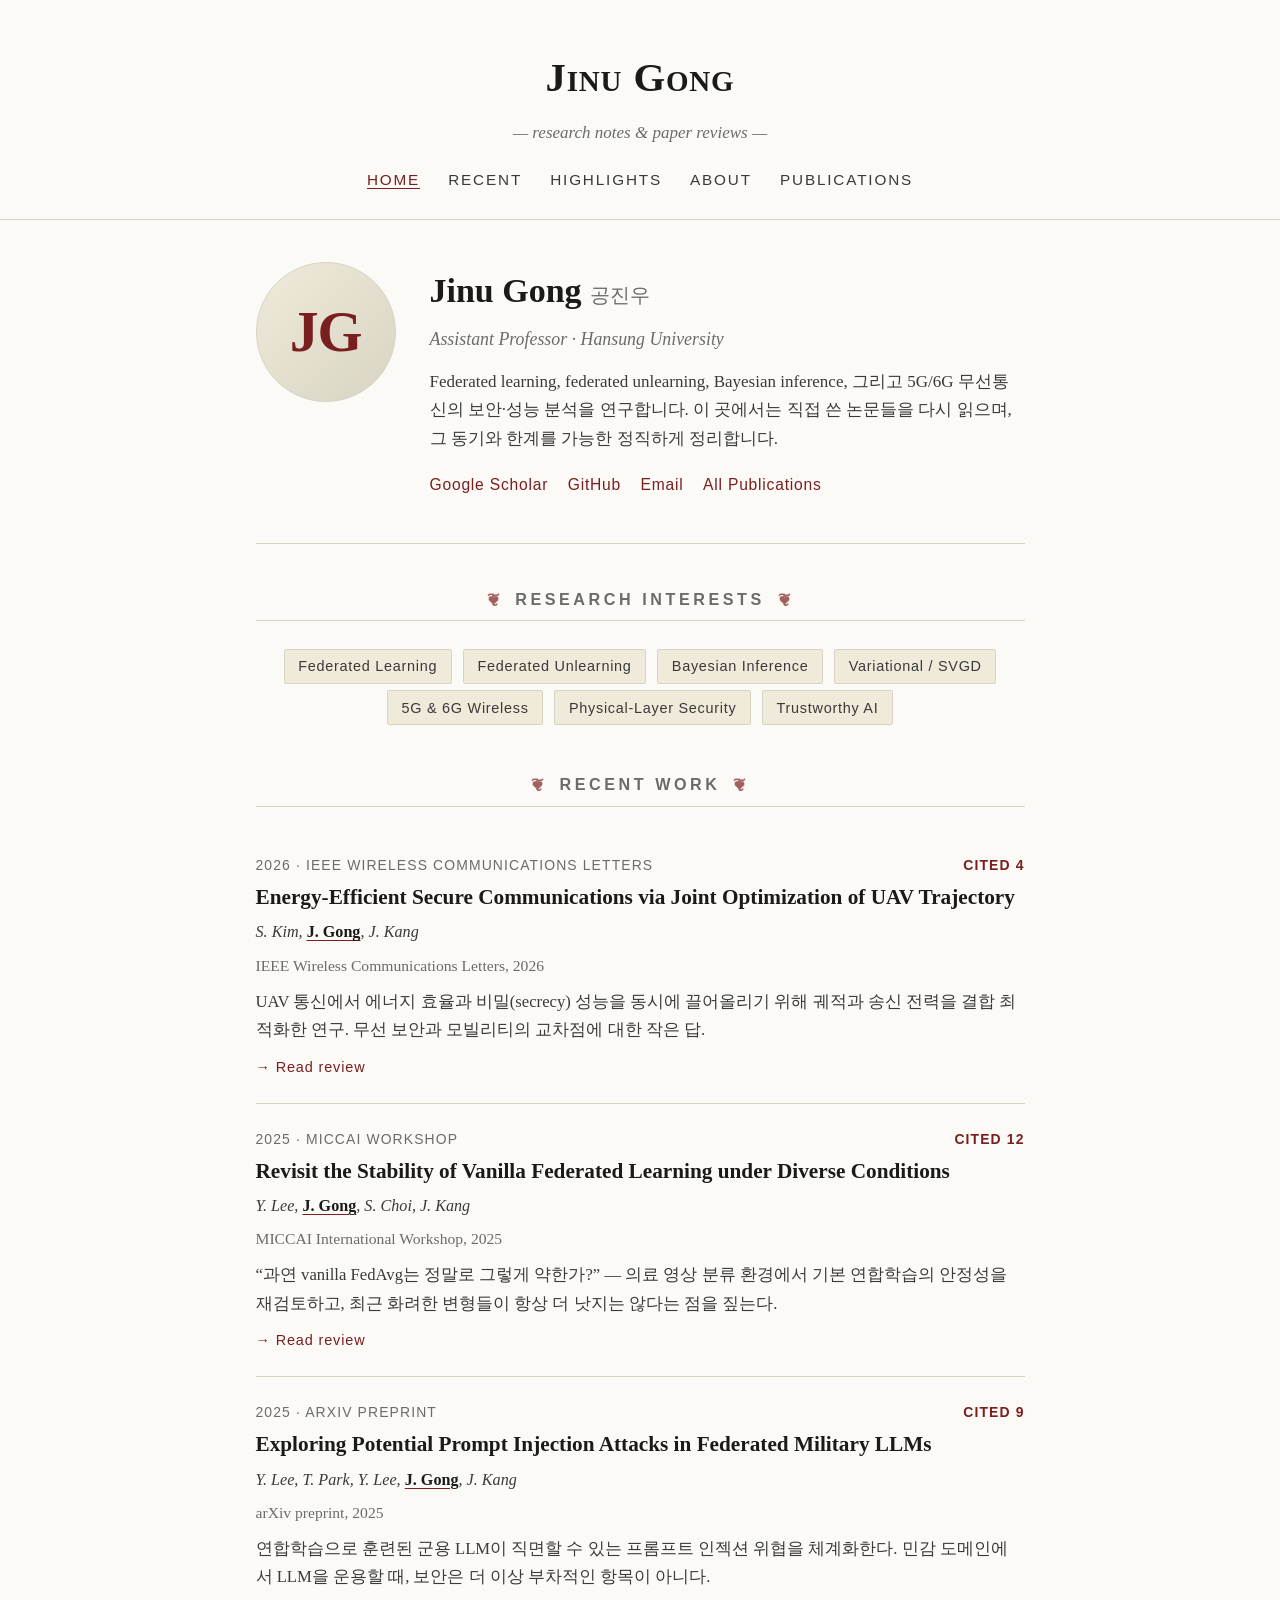
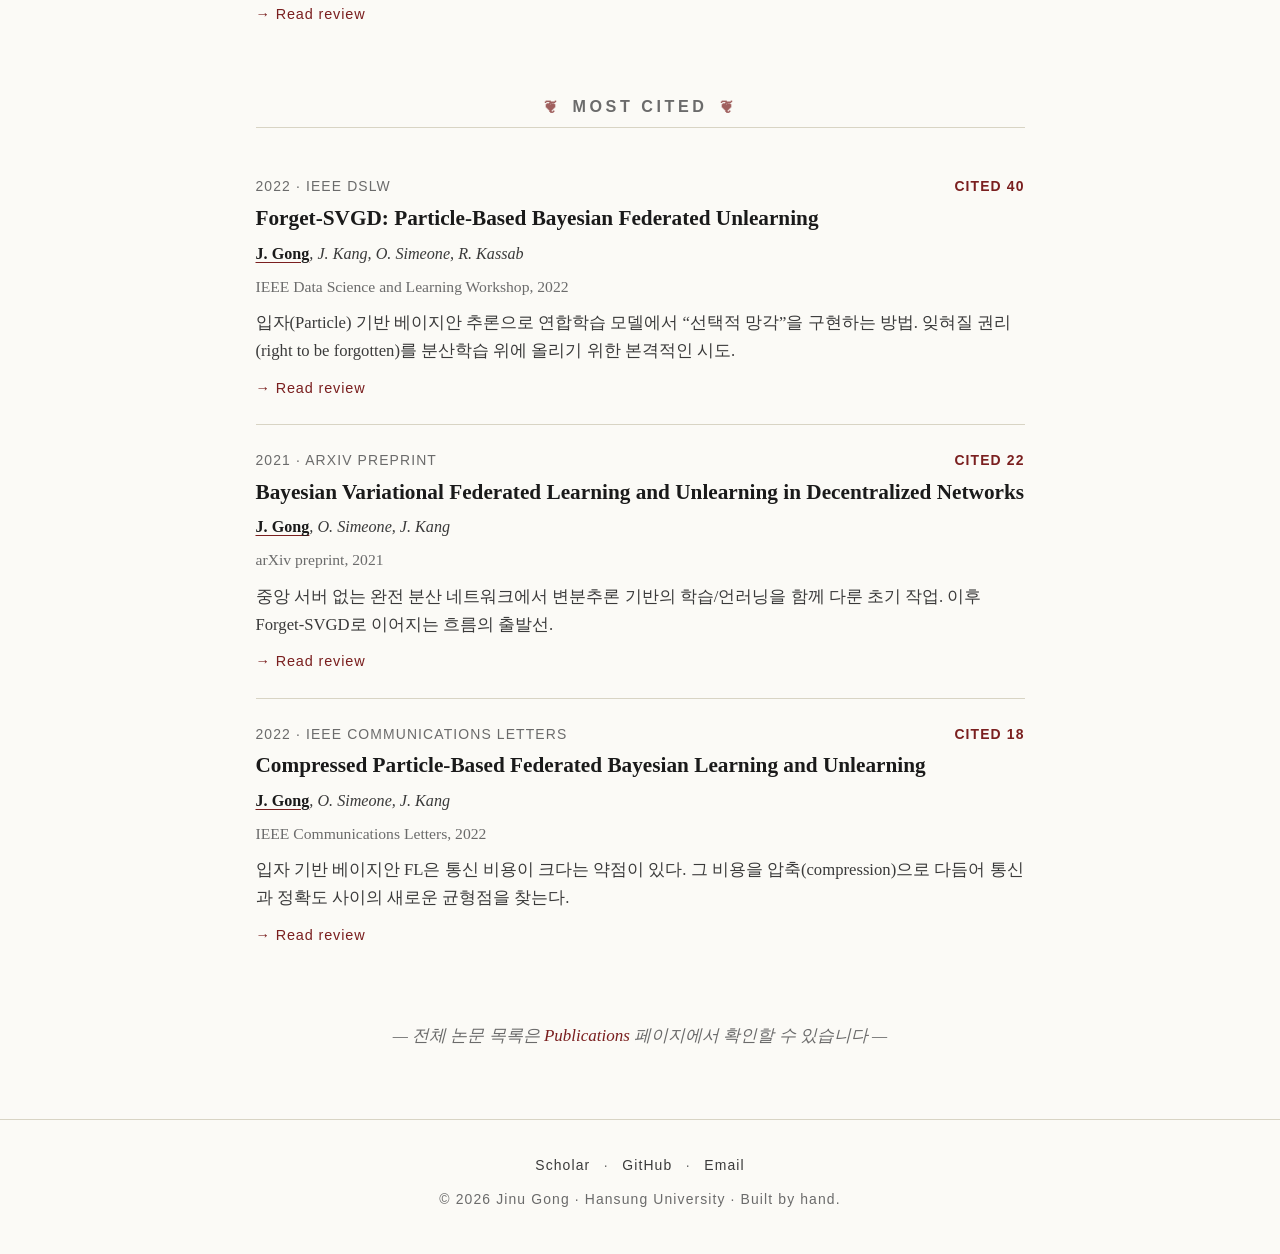
<file: index.html>
<!DOCTYPE html>
<html lang="ko">
<head>
  <meta charset="UTF-8" />
  <meta name="viewport" content="width=device-width, initial-scale=1.0" />
  <title>Jinu Gong — Research Reviews</title>
  <meta name="description" content="Jinu Gong (공진우) — Assistant Professor, Hansung University. Federated learning, unlearning, Bayesian learning, 5G/6G." />
  <link rel="stylesheet" href="assets/style.css" />
</head>
<body>

  <header class="site-header">
    <div class="container">
      <h1 class="site-title"><a href="index.html">Jinu Gong</a></h1>
      <p class="site-subtitle">— research notes &amp; paper reviews —</p>
      <nav class="site-nav">
        <a href="index.html" class="active">Home</a>
        <a href="recent.html">Recent</a>
        <a href="highlights.html">Highlights</a>
        <a href="about.html">About</a>
        <a href="archive.html">Publications</a>
      </nav>
    </div>
  </header>

  <main class="container">

    <section class="profile">
      <div class="avatar">JG</div>
      <div>
        <h1>Jinu Gong <span style="color: var(--muted); font-weight: 400; font-size: 1.2rem;">공진우</span></h1>
        <p class="role">Assistant Professor · Hansung University</p>
        <p class="bio">
          Federated learning, federated unlearning, Bayesian inference, 그리고
          5G/6G 무선통신의 보안·성능 분석을 연구합니다. 이 곳에서는 직접 쓴
          논문들을 다시 읽으며, 그 동기와 한계를 가능한 정직하게 정리합니다.
        </p>
        <div class="links">
          <a href="https://scholar.google.com/citations?user=gPl6uq4AAAAJ" target="_blank" rel="noopener">Google Scholar</a>
          <a href="https://github.com/hsprofgong-sudo">GitHub</a>
          <a href="mailto:hsprof.gong@gmail.com">Email</a>
          <a href="archive.html">All Publications</a>
        </div>
      </div>
    </section>

    <h2 class="section-title">Research Interests</h2>
    <div class="interests">
      <span class="pill">Federated Learning</span>
      <span class="pill">Federated Unlearning</span>
      <span class="pill">Bayesian Inference</span>
      <span class="pill">Variational / SVGD</span>
      <span class="pill">5G &amp; 6G Wireless</span>
      <span class="pill">Physical-Layer Security</span>
      <span class="pill">Trustworthy AI</span>
    </div>

    <h2 class="section-title">Recent Work</h2>
    <ul class="paper-list">

      <li>
        <div class="paper-meta">
          <span>2026 · IEEE Wireless Communications Letters</span>
          <span class="citations">cited 4</span>
        </div>
        <h3 class="paper-title">
          <a href="papers/recent-1.html">Energy-Efficient Secure Communications via Joint Optimization of UAV Trajectory</a>
        </h3>
        <p class="paper-authors">S. Kim, <em>J. Gong</em>, J. Kang</p>
        <p class="paper-venue">IEEE Wireless Communications Letters, 2026</p>
        <p class="paper-summary">
          UAV 통신에서 에너지 효율과 비밀(secrecy) 성능을 동시에 끌어올리기 위해
          궤적과 송신 전력을 결합 최적화한 연구. 무선 보안과 모빌리티의 교차점에 대한 작은 답.
        </p>
        <div class="paper-actions">
          <a href="papers/recent-1.html">→ Read review</a>
        </div>
      </li>

      <li>
        <div class="paper-meta">
          <span>2025 · MICCAI Workshop</span>
          <span class="citations">cited 12</span>
        </div>
        <h3 class="paper-title">
          <a href="papers/recent-2.html">Revisit the Stability of Vanilla Federated Learning under Diverse Conditions</a>
        </h3>
        <p class="paper-authors">Y. Lee, <em>J. Gong</em>, S. Choi, J. Kang</p>
        <p class="paper-venue">MICCAI International Workshop, 2025</p>
        <p class="paper-summary">
          “과연 vanilla FedAvg는 정말로 그렇게 약한가?” — 의료 영상 분류 환경에서
          기본 연합학습의 안정성을 재검토하고, 최근 화려한 변형들이 항상 더 낫지는 않다는 점을 짚는다.
        </p>
        <div class="paper-actions">
          <a href="papers/recent-2.html">→ Read review</a>
        </div>
      </li>

      <li>
        <div class="paper-meta">
          <span>2025 · arXiv preprint</span>
          <span class="citations">cited 9</span>
        </div>
        <h3 class="paper-title">
          <a href="papers/recent-3.html">Exploring Potential Prompt Injection Attacks in Federated Military LLMs</a>
        </h3>
        <p class="paper-authors">Y. Lee, T. Park, Y. Lee, <em>J. Gong</em>, J. Kang</p>
        <p class="paper-venue">arXiv preprint, 2025</p>
        <p class="paper-summary">
          연합학습으로 훈련된 군용 LLM이 직면할 수 있는 프롬프트 인젝션 위협을 체계화한다.
          민감 도메인에서 LLM을 운용할 때, 보안은 더 이상 부차적인 항목이 아니다.
        </p>
        <div class="paper-actions">
          <a href="papers/recent-3.html">→ Read review</a>
        </div>
      </li>

    </ul>

    <h2 class="section-title">Most Cited</h2>
    <ul class="paper-list">

      <li>
        <div class="paper-meta">
          <span>2022 · IEEE DSLW</span>
          <span class="citations">cited 40</span>
        </div>
        <h3 class="paper-title">
          <a href="papers/cited-1.html">Forget-SVGD: Particle-Based Bayesian Federated Unlearning</a>
        </h3>
        <p class="paper-authors"><em>J. Gong</em>, J. Kang, O. Simeone, R. Kassab</p>
        <p class="paper-venue">IEEE Data Science and Learning Workshop, 2022</p>
        <p class="paper-summary">
          입자(Particle) 기반 베이지안 추론으로 연합학습 모델에서 “선택적 망각”을 구현하는 방법.
          잊혀질 권리(right to be forgotten)를 분산학습 위에 올리기 위한 본격적인 시도.
        </p>
        <div class="paper-actions">
          <a href="papers/cited-1.html">→ Read review</a>
        </div>
      </li>

      <li>
        <div class="paper-meta">
          <span>2021 · arXiv preprint</span>
          <span class="citations">cited 22</span>
        </div>
        <h3 class="paper-title">
          <a href="papers/cited-2.html">Bayesian Variational Federated Learning and Unlearning in Decentralized Networks</a>
        </h3>
        <p class="paper-authors"><em>J. Gong</em>, O. Simeone, J. Kang</p>
        <p class="paper-venue">arXiv preprint, 2021</p>
        <p class="paper-summary">
          중앙 서버 없는 완전 분산 네트워크에서 변분추론 기반의 학습/언러닝을 함께 다룬 초기 작업.
          이후 Forget-SVGD로 이어지는 흐름의 출발선.
        </p>
        <div class="paper-actions">
          <a href="papers/cited-2.html">→ Read review</a>
        </div>
      </li>

      <li>
        <div class="paper-meta">
          <span>2022 · IEEE Communications Letters</span>
          <span class="citations">cited 18</span>
        </div>
        <h3 class="paper-title">
          <a href="papers/cited-3.html">Compressed Particle-Based Federated Bayesian Learning and Unlearning</a>
        </h3>
        <p class="paper-authors"><em>J. Gong</em>, O. Simeone, J. Kang</p>
        <p class="paper-venue">IEEE Communications Letters, 2022</p>
        <p class="paper-summary">
          입자 기반 베이지안 FL은 통신 비용이 크다는 약점이 있다.
          그 비용을 압축(compression)으로 다듬어 통신과 정확도 사이의 새로운 균형점을 찾는다.
        </p>
        <div class="paper-actions">
          <a href="papers/cited-3.html">→ Read review</a>
        </div>
      </li>

    </ul>

    <p style="text-align: center; margin-top: 3rem; color: var(--muted); font-style: italic;">
      — 전체 논문 목록은 <a href="archive.html">Publications</a> 페이지에서 확인할 수 있습니다 —
    </p>

  </main>

  <footer class="site-footer">
    <div class="container">
      <div class="social">
        <a href="https://scholar.google.com/citations?user=gPl6uq4AAAAJ" target="_blank" rel="noopener">Scholar</a> ·
        <a href="https://github.com/hsprofgong-sudo">GitHub</a> ·
        <a href="mailto:hsprof.gong@gmail.com">Email</a>
      </div>
      <div>© 2026 Jinu Gong · Hansung University · Built by hand.</div>
    </div>
  </footer>

</body>
</html>
</file>
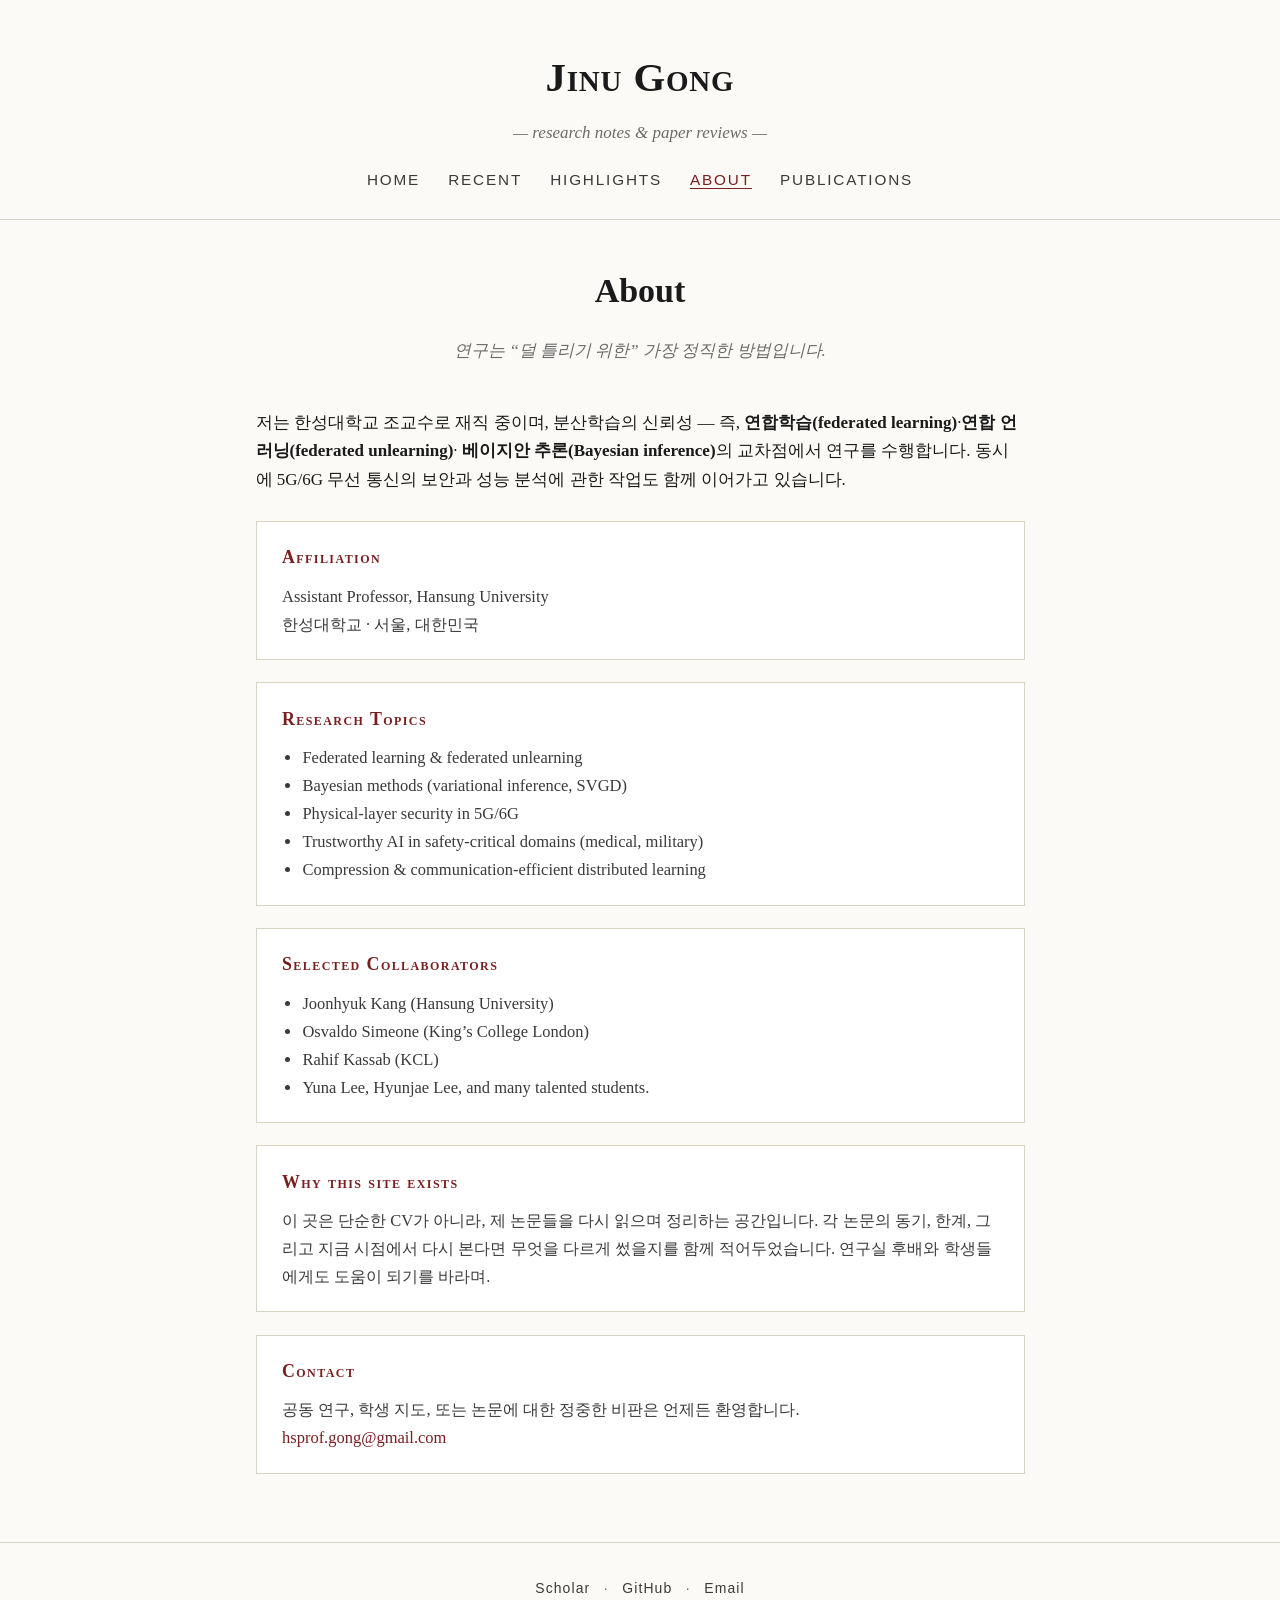
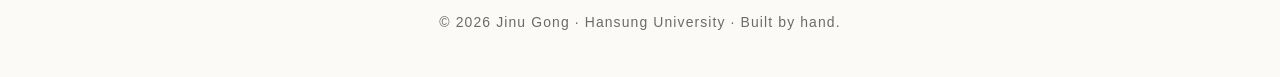
<file: about.html>
<!DOCTYPE html>
<html lang="ko">
<head>
  <meta charset="UTF-8" />
  <meta name="viewport" content="width=device-width, initial-scale=1.0" />
  <title>About — Jinu Gong</title>
  <link rel="stylesheet" href="assets/style.css" />
</head>
<body>

  <header class="site-header">
    <div class="container">
      <h1 class="site-title"><a href="index.html">Jinu Gong</a></h1>
      <p class="site-subtitle">— research notes &amp; paper reviews —</p>
      <nav class="site-nav">
        <a href="index.html">Home</a>
        <a href="recent.html">Recent</a>
        <a href="highlights.html">Highlights</a>
        <a href="about.html" class="active">About</a>
        <a href="archive.html">Publications</a>
      </nav>
    </div>
  </header>

  <main class="container about-page">

    <h1>About</h1>
    <p class="lead">연구는 “덜 틀리기 위한” 가장 정직한 방법입니다.</p>

    <p>
      저는 한성대학교 조교수로 재직 중이며, 분산학습의 신뢰성 — 즉,
      <strong>연합학습(federated learning)</strong>·<strong>연합 언러닝(federated unlearning)</strong>·
      <strong>베이지안 추론(Bayesian inference)</strong>의 교차점에서 연구를 수행합니다.
      동시에 5G/6G 무선 통신의 보안과 성능 분석에 관한 작업도 함께 이어가고 있습니다.
    </p>

    <div class="about-grid">

      <div class="about-card">
        <h3>Affiliation</h3>
        <p>
          Assistant Professor, Hansung University<br />
          한성대학교 · 서울, 대한민국
        </p>
      </div>

      <div class="about-card">
        <h3>Research Topics</h3>
        <ul>
          <li>Federated learning &amp; federated unlearning</li>
          <li>Bayesian methods (variational inference, SVGD)</li>
          <li>Physical-layer security in 5G/6G</li>
          <li>Trustworthy AI in safety-critical domains (medical, military)</li>
          <li>Compression &amp; communication-efficient distributed learning</li>
        </ul>
      </div>

      <div class="about-card">
        <h3>Selected Collaborators</h3>
        <ul>
          <li>Joonhyuk Kang (Hansung University)</li>
          <li>Osvaldo Simeone (King’s College London)</li>
          <li>Rahif Kassab (KCL)</li>
          <li>Yuna Lee, Hyunjae Lee, and many talented students.</li>
        </ul>
      </div>

      <div class="about-card">
        <h3>Why this site exists</h3>
        <p>
          이 곳은 단순한 CV가 아니라, 제 논문들을 다시 읽으며 정리하는 공간입니다.
          각 논문의 동기, 한계, 그리고 지금 시점에서 다시 본다면 무엇을 다르게
          썼을지를 함께 적어두었습니다. 연구실 후배와 학생들에게도 도움이 되기를 바라며.
        </p>
      </div>

      <div class="about-card">
        <h3>Contact</h3>
        <p>
          공동 연구, 학생 지도, 또는 논문에 대한 정중한 비판은 언제든 환영합니다.<br />
          <a href="mailto:hsprof.gong@gmail.com">hsprof.gong@gmail.com</a>
        </p>
      </div>

    </div>

  </main>

  <footer class="site-footer">
    <div class="container">
      <div class="social">
        <a href="https://scholar.google.com/citations?user=gPl6uq4AAAAJ" target="_blank" rel="noopener">Scholar</a> ·
        <a href="https://github.com/hsprofgong-sudo">GitHub</a> ·
        <a href="mailto:hsprof.gong@gmail.com">Email</a>
      </div>
      <div>© 2026 Jinu Gong · Hansung University · Built by hand.</div>
    </div>
  </footer>

</body>
</html>
</file>
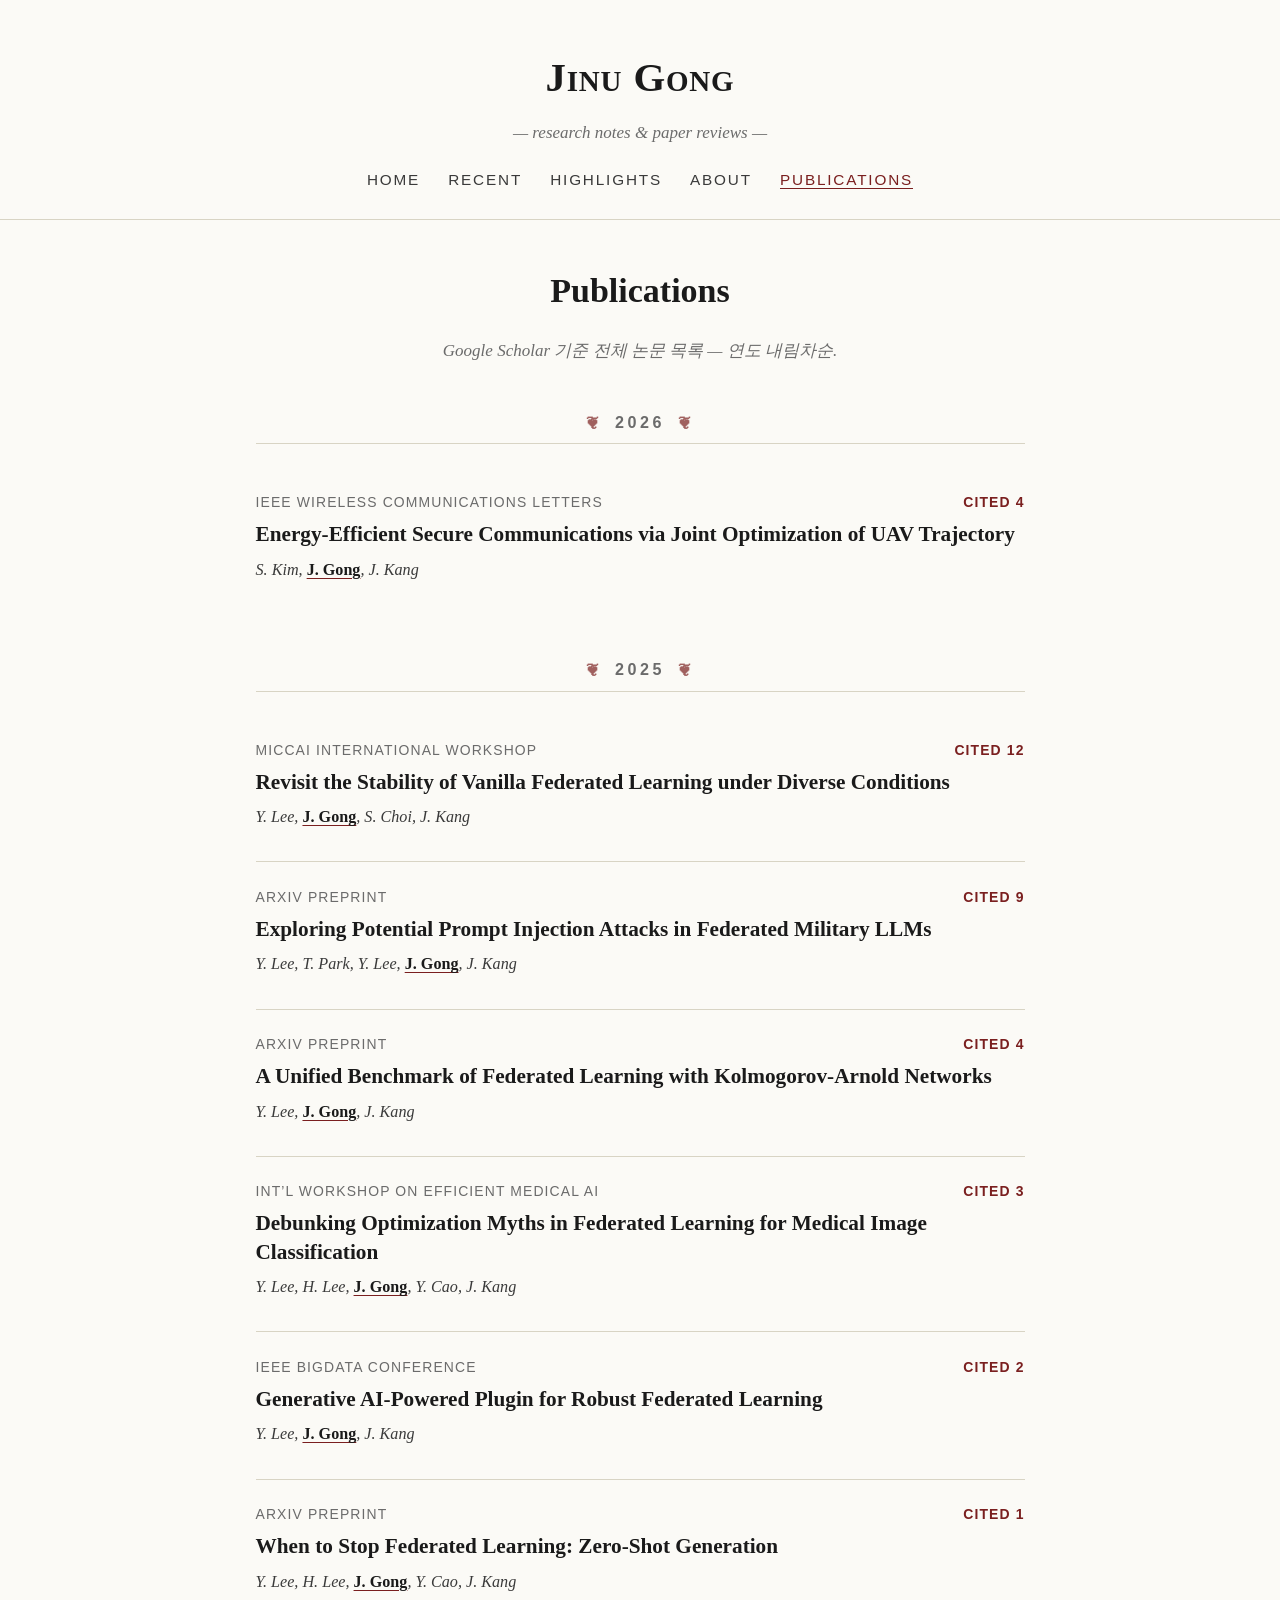
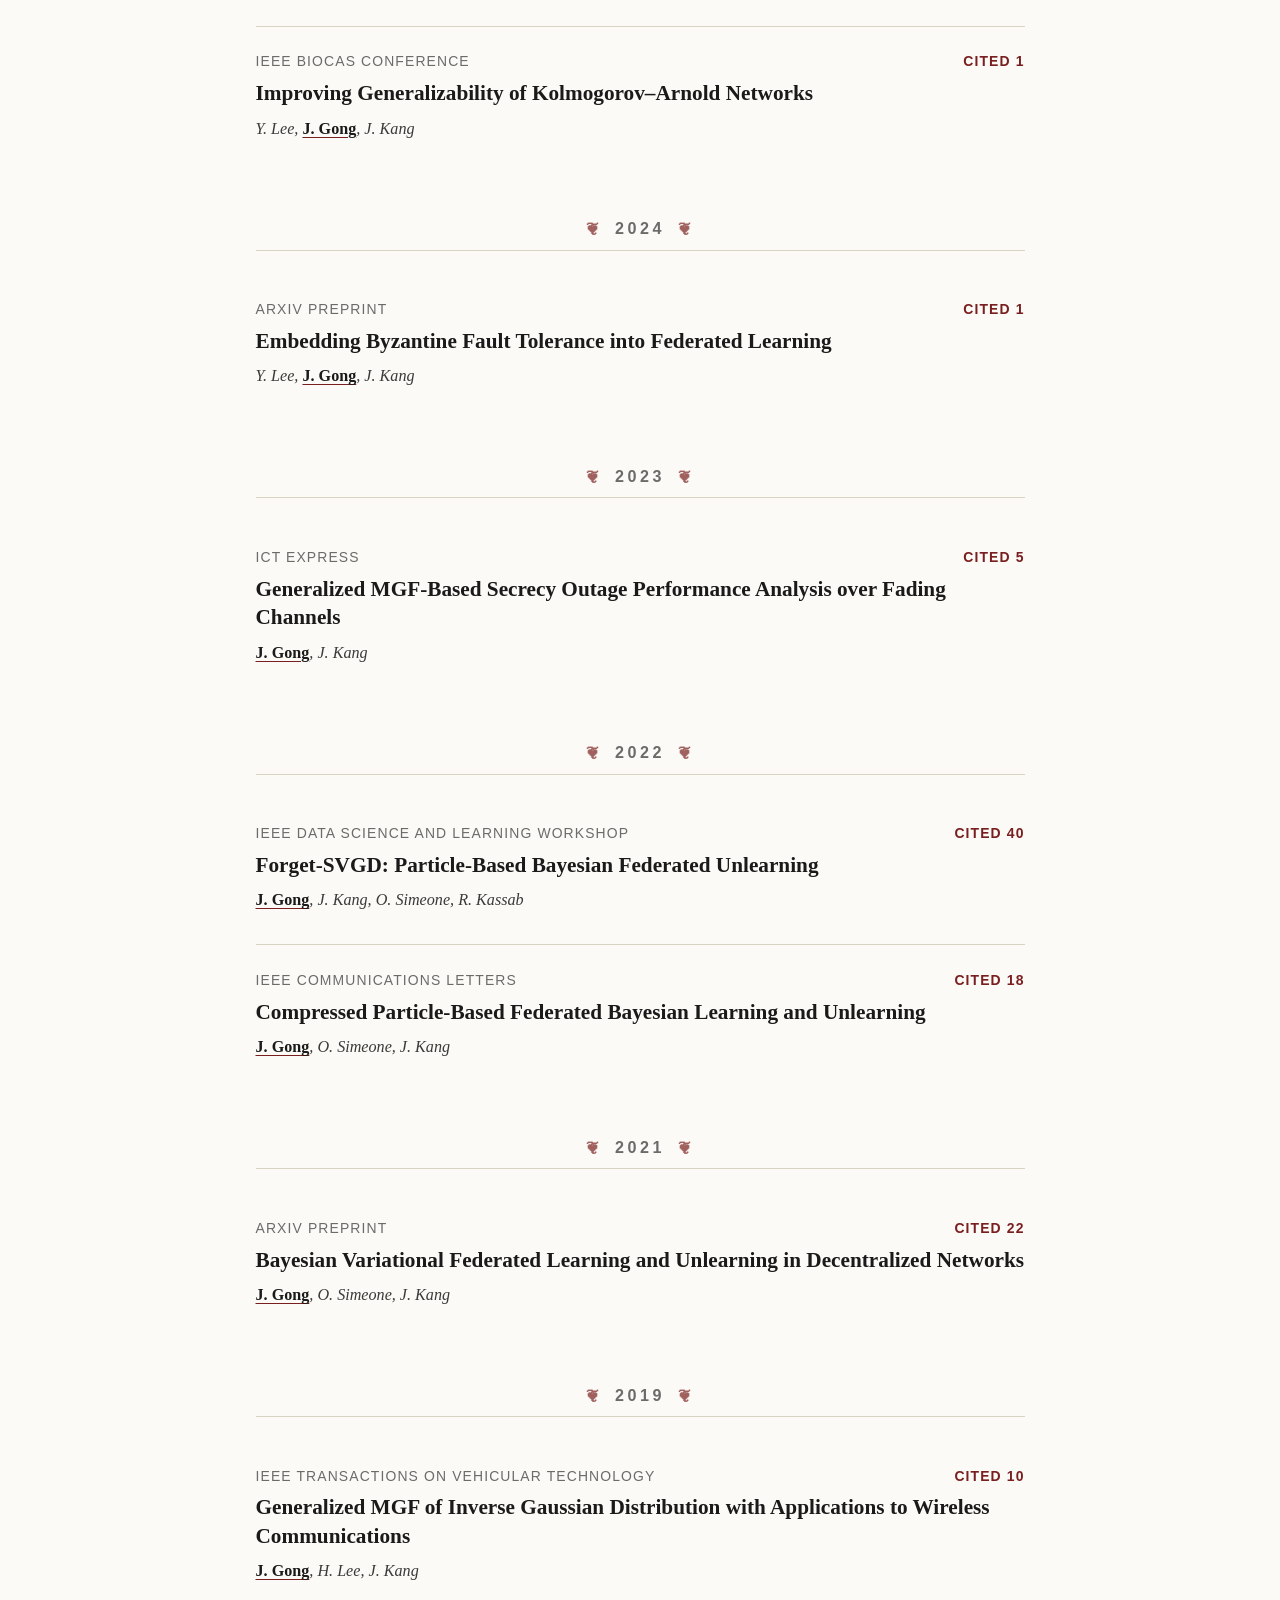
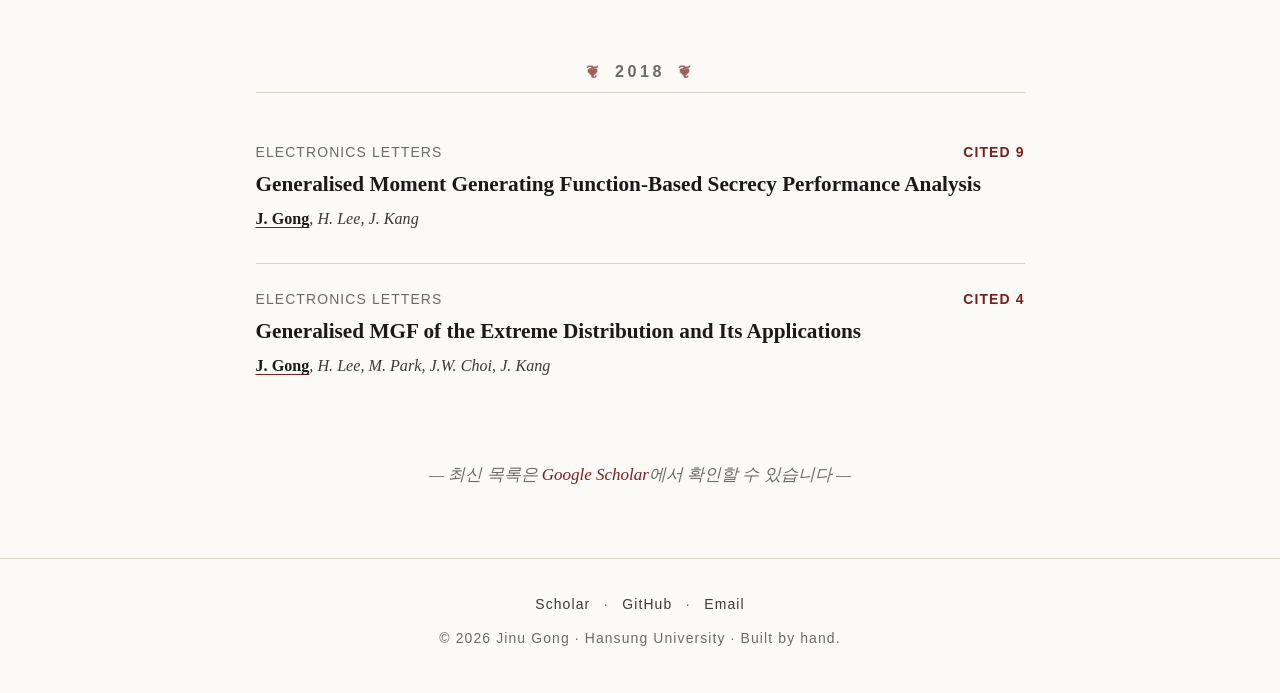
<file: archive.html>
<!DOCTYPE html>
<html lang="ko">
<head>
  <meta charset="UTF-8" />
  <meta name="viewport" content="width=device-width, initial-scale=1.0" />
  <title>Publications — Jinu Gong</title>
  <link rel="stylesheet" href="assets/style.css" />
</head>
<body>

  <header class="site-header">
    <div class="container">
      <h1 class="site-title"><a href="index.html">Jinu Gong</a></h1>
      <p class="site-subtitle">— research notes &amp; paper reviews —</p>
      <nav class="site-nav">
        <a href="index.html">Home</a>
        <a href="recent.html">Recent</a>
        <a href="highlights.html">Highlights</a>
        <a href="about.html">About</a>
        <a href="archive.html" class="active">Publications</a>
      </nav>
    </div>
  </header>

  <main class="container">

    <h1 style="text-align: center; margin-bottom: 0.3rem;">Publications</h1>
    <p style="text-align: center; font-style: italic; color: var(--muted); margin-bottom: 2.5rem;">
      Google Scholar 기준 전체 논문 목록 — 연도 내림차순.
    </p>

    <h2 class="section-title">2026</h2>
    <ul class="paper-list">
      <li>
        <div class="paper-meta"><span>IEEE Wireless Communications Letters</span><span class="citations">cited 4</span></div>
        <h3 class="paper-title"><a href="papers/recent-1.html">Energy-Efficient Secure Communications via Joint Optimization of UAV Trajectory</a></h3>
        <p class="paper-authors">S. Kim, <em>J. Gong</em>, J. Kang</p>
      </li>
    </ul>

    <h2 class="section-title">2025</h2>
    <ul class="paper-list">
      <li>
        <div class="paper-meta"><span>MICCAI International Workshop</span><span class="citations">cited 12</span></div>
        <h3 class="paper-title"><a href="papers/recent-2.html">Revisit the Stability of Vanilla Federated Learning under Diverse Conditions</a></h3>
        <p class="paper-authors">Y. Lee, <em>J. Gong</em>, S. Choi, J. Kang</p>
      </li>
      <li>
        <div class="paper-meta"><span>arXiv preprint</span><span class="citations">cited 9</span></div>
        <h3 class="paper-title"><a href="papers/recent-3.html">Exploring Potential Prompt Injection Attacks in Federated Military LLMs</a></h3>
        <p class="paper-authors">Y. Lee, T. Park, Y. Lee, <em>J. Gong</em>, J. Kang</p>
      </li>
      <li>
        <div class="paper-meta"><span>arXiv preprint</span><span class="citations">cited 4</span></div>
        <h3 class="paper-title">A Unified Benchmark of Federated Learning with Kolmogorov-Arnold Networks</h3>
        <p class="paper-authors">Y. Lee, <em>J. Gong</em>, J. Kang</p>
      </li>
      <li>
        <div class="paper-meta"><span>Int’l Workshop on Efficient Medical AI</span><span class="citations">cited 3</span></div>
        <h3 class="paper-title">Debunking Optimization Myths in Federated Learning for Medical Image Classification</h3>
        <p class="paper-authors">Y. Lee, H. Lee, <em>J. Gong</em>, Y. Cao, J. Kang</p>
      </li>
      <li>
        <div class="paper-meta"><span>IEEE BigData Conference</span><span class="citations">cited 2</span></div>
        <h3 class="paper-title">Generative AI-Powered Plugin for Robust Federated Learning</h3>
        <p class="paper-authors">Y. Lee, <em>J. Gong</em>, J. Kang</p>
      </li>
      <li>
        <div class="paper-meta"><span>arXiv preprint</span><span class="citations">cited 1</span></div>
        <h3 class="paper-title">When to Stop Federated Learning: Zero-Shot Generation</h3>
        <p class="paper-authors">Y. Lee, H. Lee, <em>J. Gong</em>, Y. Cao, J. Kang</p>
      </li>
      <li>
        <div class="paper-meta"><span>IEEE BioCAS Conference</span><span class="citations">cited 1</span></div>
        <h3 class="paper-title">Improving Generalizability of Kolmogorov–Arnold Networks</h3>
        <p class="paper-authors">Y. Lee, <em>J. Gong</em>, J. Kang</p>
      </li>
    </ul>

    <h2 class="section-title">2024</h2>
    <ul class="paper-list">
      <li>
        <div class="paper-meta"><span>arXiv preprint</span><span class="citations">cited 1</span></div>
        <h3 class="paper-title">Embedding Byzantine Fault Tolerance into Federated Learning</h3>
        <p class="paper-authors">Y. Lee, <em>J. Gong</em>, J. Kang</p>
      </li>
    </ul>

    <h2 class="section-title">2023</h2>
    <ul class="paper-list">
      <li>
        <div class="paper-meta"><span>ICT Express</span><span class="citations">cited 5</span></div>
        <h3 class="paper-title">Generalized MGF-Based Secrecy Outage Performance Analysis over Fading Channels</h3>
        <p class="paper-authors"><em>J. Gong</em>, J. Kang</p>
      </li>
    </ul>

    <h2 class="section-title">2022</h2>
    <ul class="paper-list">
      <li>
        <div class="paper-meta"><span>IEEE Data Science and Learning Workshop</span><span class="citations">cited 40</span></div>
        <h3 class="paper-title"><a href="papers/cited-1.html">Forget-SVGD: Particle-Based Bayesian Federated Unlearning</a></h3>
        <p class="paper-authors"><em>J. Gong</em>, J. Kang, O. Simeone, R. Kassab</p>
      </li>
      <li>
        <div class="paper-meta"><span>IEEE Communications Letters</span><span class="citations">cited 18</span></div>
        <h3 class="paper-title"><a href="papers/cited-3.html">Compressed Particle-Based Federated Bayesian Learning and Unlearning</a></h3>
        <p class="paper-authors"><em>J. Gong</em>, O. Simeone, J. Kang</p>
      </li>
    </ul>

    <h2 class="section-title">2021</h2>
    <ul class="paper-list">
      <li>
        <div class="paper-meta"><span>arXiv preprint</span><span class="citations">cited 22</span></div>
        <h3 class="paper-title"><a href="papers/cited-2.html">Bayesian Variational Federated Learning and Unlearning in Decentralized Networks</a></h3>
        <p class="paper-authors"><em>J. Gong</em>, O. Simeone, J. Kang</p>
      </li>
    </ul>

    <h2 class="section-title">2019</h2>
    <ul class="paper-list">
      <li>
        <div class="paper-meta"><span>IEEE Transactions on Vehicular Technology</span><span class="citations">cited 10</span></div>
        <h3 class="paper-title">Generalized MGF of Inverse Gaussian Distribution with Applications to Wireless Communications</h3>
        <p class="paper-authors"><em>J. Gong</em>, H. Lee, J. Kang</p>
      </li>
    </ul>

    <h2 class="section-title">2018</h2>
    <ul class="paper-list">
      <li>
        <div class="paper-meta"><span>Electronics Letters</span><span class="citations">cited 9</span></div>
        <h3 class="paper-title">Generalised Moment Generating Function-Based Secrecy Performance Analysis</h3>
        <p class="paper-authors"><em>J. Gong</em>, H. Lee, J. Kang</p>
      </li>
      <li>
        <div class="paper-meta"><span>Electronics Letters</span><span class="citations">cited 4</span></div>
        <h3 class="paper-title">Generalised MGF of the Extreme Distribution and Its Applications</h3>
        <p class="paper-authors"><em>J. Gong</em>, H. Lee, M. Park, J.W. Choi, J. Kang</p>
      </li>
    </ul>

    <p style="text-align: center; margin-top: 3rem; color: var(--muted); font-style: italic;">
      — 최신 목록은 <a href="https://scholar.google.com/citations?user=gPl6uq4AAAAJ" target="_blank" rel="noopener">Google Scholar</a>에서 확인할 수 있습니다 —
    </p>

  </main>

  <footer class="site-footer">
    <div class="container">
      <div class="social">
        <a href="https://scholar.google.com/citations?user=gPl6uq4AAAAJ" target="_blank" rel="noopener">Scholar</a> ·
        <a href="https://github.com/hsprofgong-sudo">GitHub</a> ·
        <a href="mailto:hsprof.gong@gmail.com">Email</a>
      </div>
      <div>© 2026 Jinu Gong · Hansung University · Built by hand.</div>
    </div>
  </footer>

</body>
</html>
</file>
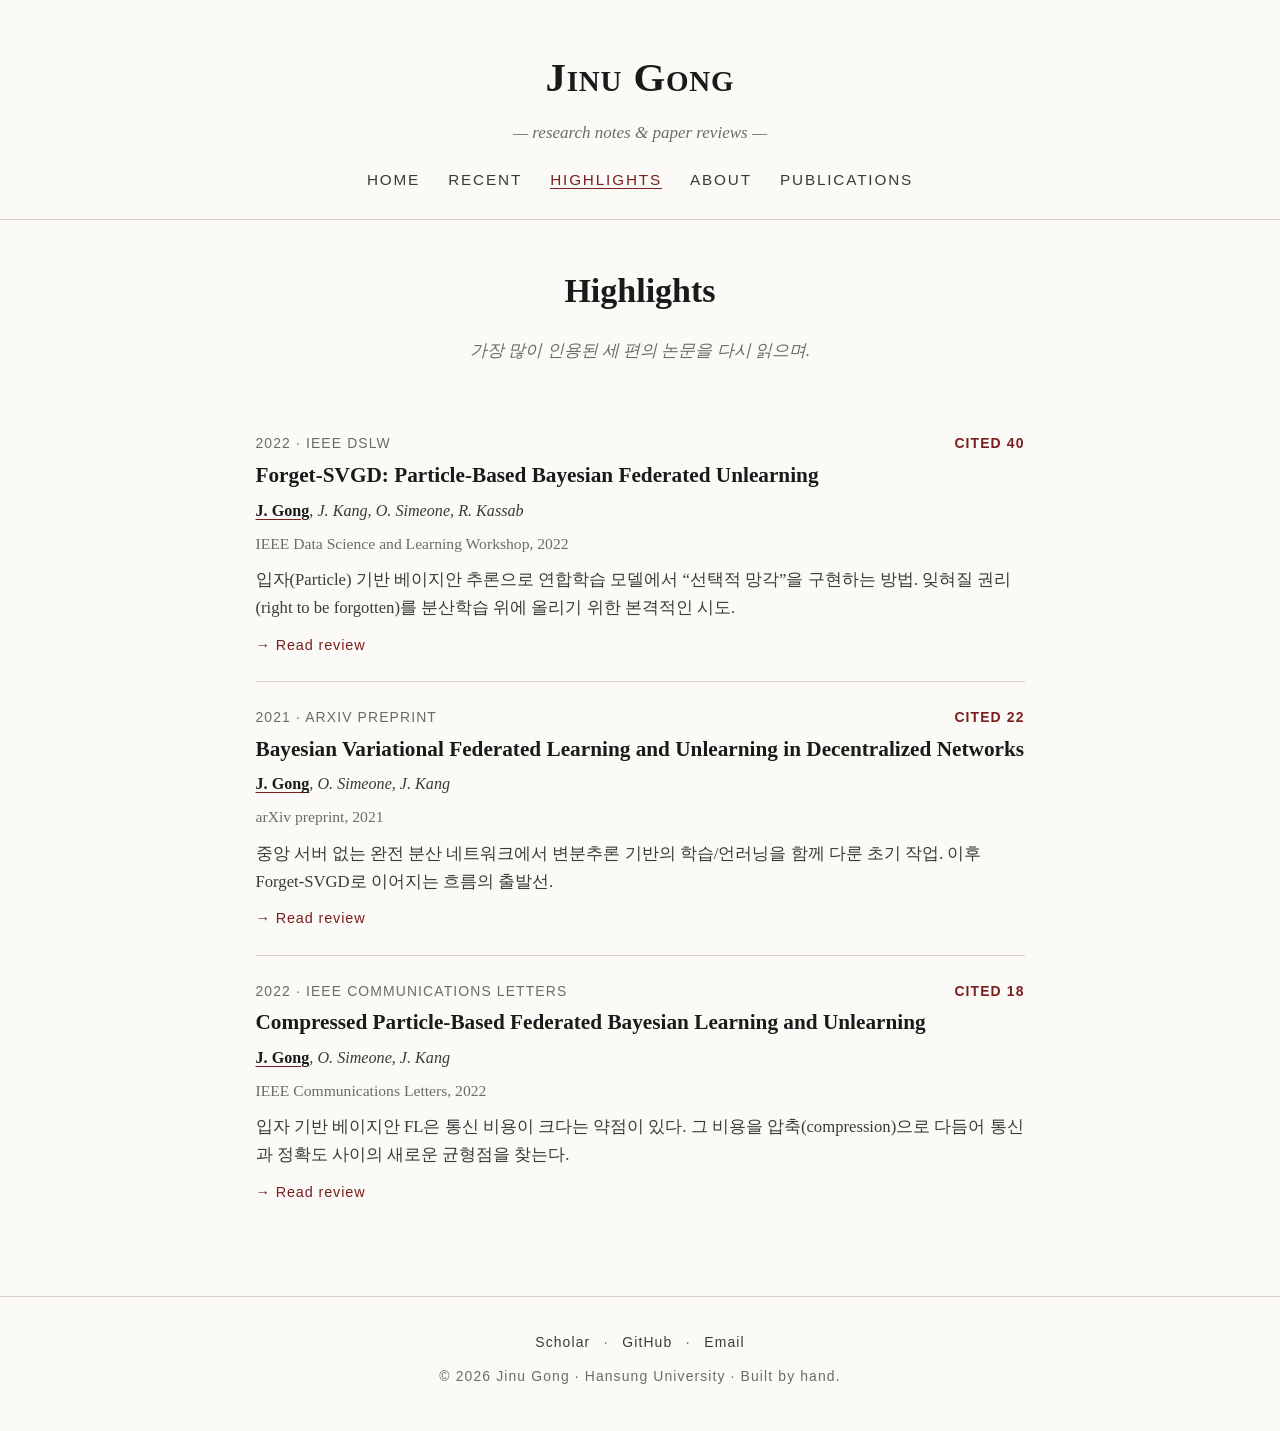
<file: highlights.html>
<!DOCTYPE html>
<html lang="ko">
<head>
  <meta charset="UTF-8" />
  <meta name="viewport" content="width=device-width, initial-scale=1.0" />
  <title>Highlights — Jinu Gong</title>
  <link rel="stylesheet" href="assets/style.css" />
</head>
<body>

  <header class="site-header">
    <div class="container">
      <h1 class="site-title"><a href="index.html">Jinu Gong</a></h1>
      <p class="site-subtitle">— research notes &amp; paper reviews —</p>
      <nav class="site-nav">
        <a href="index.html">Home</a>
        <a href="recent.html">Recent</a>
        <a href="highlights.html" class="active">Highlights</a>
        <a href="about.html">About</a>
        <a href="archive.html">Publications</a>
      </nav>
    </div>
  </header>

  <main class="container">

    <h1 style="text-align: center; margin-bottom: 0.3rem;">Highlights</h1>
    <p style="text-align: center; font-style: italic; color: var(--muted); margin-bottom: 2.5rem;">
      가장 많이 인용된 세 편의 논문을 다시 읽으며.
    </p>

    <ul class="paper-list">

      <li>
        <div class="paper-meta">
          <span>2022 · IEEE DSLW</span>
          <span class="citations">cited 40</span>
        </div>
        <h3 class="paper-title">
          <a href="papers/cited-1.html">Forget-SVGD: Particle-Based Bayesian Federated Unlearning</a>
        </h3>
        <p class="paper-authors"><em>J. Gong</em>, J. Kang, O. Simeone, R. Kassab</p>
        <p class="paper-venue">IEEE Data Science and Learning Workshop, 2022</p>
        <p class="paper-summary">
          입자(Particle) 기반 베이지안 추론으로 연합학습 모델에서 “선택적 망각”을 구현하는 방법.
          잊혀질 권리(right to be forgotten)를 분산학습 위에 올리기 위한 본격적인 시도.
        </p>
        <div class="paper-actions">
          <a href="papers/cited-1.html">→ Read review</a>
        </div>
      </li>

      <li>
        <div class="paper-meta">
          <span>2021 · arXiv preprint</span>
          <span class="citations">cited 22</span>
        </div>
        <h3 class="paper-title">
          <a href="papers/cited-2.html">Bayesian Variational Federated Learning and Unlearning in Decentralized Networks</a>
        </h3>
        <p class="paper-authors"><em>J. Gong</em>, O. Simeone, J. Kang</p>
        <p class="paper-venue">arXiv preprint, 2021</p>
        <p class="paper-summary">
          중앙 서버 없는 완전 분산 네트워크에서 변분추론 기반의 학습/언러닝을 함께 다룬 초기 작업.
          이후 Forget-SVGD로 이어지는 흐름의 출발선.
        </p>
        <div class="paper-actions">
          <a href="papers/cited-2.html">→ Read review</a>
        </div>
      </li>

      <li>
        <div class="paper-meta">
          <span>2022 · IEEE Communications Letters</span>
          <span class="citations">cited 18</span>
        </div>
        <h3 class="paper-title">
          <a href="papers/cited-3.html">Compressed Particle-Based Federated Bayesian Learning and Unlearning</a>
        </h3>
        <p class="paper-authors"><em>J. Gong</em>, O. Simeone, J. Kang</p>
        <p class="paper-venue">IEEE Communications Letters, 2022</p>
        <p class="paper-summary">
          입자 기반 베이지안 FL은 통신 비용이 크다는 약점이 있다.
          그 비용을 압축(compression)으로 다듬어 통신과 정확도 사이의 새로운 균형점을 찾는다.
        </p>
        <div class="paper-actions">
          <a href="papers/cited-3.html">→ Read review</a>
        </div>
      </li>

    </ul>

  </main>

  <footer class="site-footer">
    <div class="container">
      <div class="social">
        <a href="https://scholar.google.com/citations?user=gPl6uq4AAAAJ" target="_blank" rel="noopener">Scholar</a> ·
        <a href="https://github.com/hsprofgong-sudo">GitHub</a> ·
        <a href="mailto:hsprof.gong@gmail.com">Email</a>
      </div>
      <div>© 2026 Jinu Gong · Hansung University · Built by hand.</div>
    </div>
  </footer>

</body>
</html>
</file>
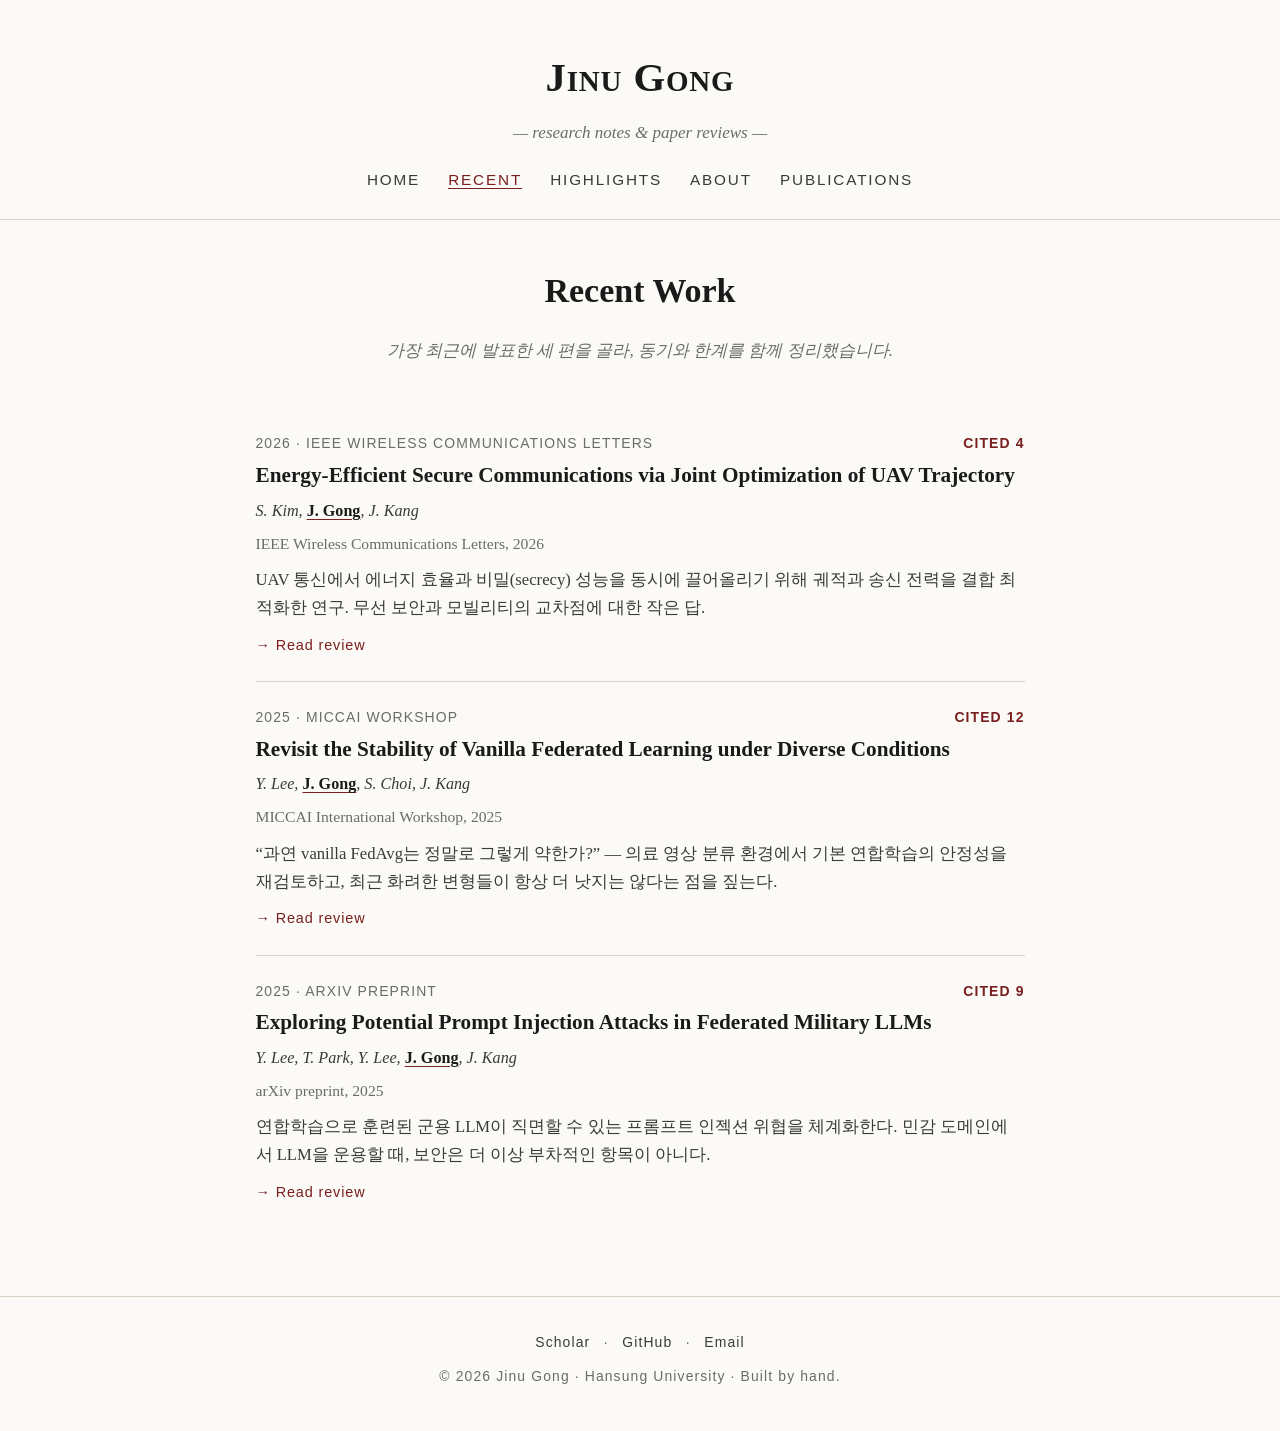
<file: recent.html>
<!DOCTYPE html>
<html lang="ko">
<head>
  <meta charset="UTF-8" />
  <meta name="viewport" content="width=device-width, initial-scale=1.0" />
  <title>Recent — Jinu Gong</title>
  <link rel="stylesheet" href="assets/style.css" />
</head>
<body>

  <header class="site-header">
    <div class="container">
      <h1 class="site-title"><a href="index.html">Jinu Gong</a></h1>
      <p class="site-subtitle">— research notes &amp; paper reviews —</p>
      <nav class="site-nav">
        <a href="index.html">Home</a>
        <a href="recent.html" class="active">Recent</a>
        <a href="highlights.html">Highlights</a>
        <a href="about.html">About</a>
        <a href="archive.html">Publications</a>
      </nav>
    </div>
  </header>

  <main class="container">

    <h1 style="text-align: center; margin-bottom: 0.3rem;">Recent Work</h1>
    <p style="text-align: center; font-style: italic; color: var(--muted); margin-bottom: 2.5rem;">
      가장 최근에 발표한 세 편을 골라, 동기와 한계를 함께 정리했습니다.
    </p>

    <ul class="paper-list">

      <li>
        <div class="paper-meta">
          <span>2026 · IEEE Wireless Communications Letters</span>
          <span class="citations">cited 4</span>
        </div>
        <h3 class="paper-title">
          <a href="papers/recent-1.html">Energy-Efficient Secure Communications via Joint Optimization of UAV Trajectory</a>
        </h3>
        <p class="paper-authors">S. Kim, <em>J. Gong</em>, J. Kang</p>
        <p class="paper-venue">IEEE Wireless Communications Letters, 2026</p>
        <p class="paper-summary">
          UAV 통신에서 에너지 효율과 비밀(secrecy) 성능을 동시에 끌어올리기 위해
          궤적과 송신 전력을 결합 최적화한 연구. 무선 보안과 모빌리티의 교차점에 대한 작은 답.
        </p>
        <div class="paper-actions">
          <a href="papers/recent-1.html">→ Read review</a>
        </div>
      </li>

      <li>
        <div class="paper-meta">
          <span>2025 · MICCAI Workshop</span>
          <span class="citations">cited 12</span>
        </div>
        <h3 class="paper-title">
          <a href="papers/recent-2.html">Revisit the Stability of Vanilla Federated Learning under Diverse Conditions</a>
        </h3>
        <p class="paper-authors">Y. Lee, <em>J. Gong</em>, S. Choi, J. Kang</p>
        <p class="paper-venue">MICCAI International Workshop, 2025</p>
        <p class="paper-summary">
          “과연 vanilla FedAvg는 정말로 그렇게 약한가?” — 의료 영상 분류 환경에서
          기본 연합학습의 안정성을 재검토하고, 최근 화려한 변형들이 항상 더 낫지는 않다는 점을 짚는다.
        </p>
        <div class="paper-actions">
          <a href="papers/recent-2.html">→ Read review</a>
        </div>
      </li>

      <li>
        <div class="paper-meta">
          <span>2025 · arXiv preprint</span>
          <span class="citations">cited 9</span>
        </div>
        <h3 class="paper-title">
          <a href="papers/recent-3.html">Exploring Potential Prompt Injection Attacks in Federated Military LLMs</a>
        </h3>
        <p class="paper-authors">Y. Lee, T. Park, Y. Lee, <em>J. Gong</em>, J. Kang</p>
        <p class="paper-venue">arXiv preprint, 2025</p>
        <p class="paper-summary">
          연합학습으로 훈련된 군용 LLM이 직면할 수 있는 프롬프트 인젝션 위협을 체계화한다.
          민감 도메인에서 LLM을 운용할 때, 보안은 더 이상 부차적인 항목이 아니다.
        </p>
        <div class="paper-actions">
          <a href="papers/recent-3.html">→ Read review</a>
        </div>
      </li>

    </ul>

  </main>

  <footer class="site-footer">
    <div class="container">
      <div class="social">
        <a href="https://scholar.google.com/citations?user=gPl6uq4AAAAJ" target="_blank" rel="noopener">Scholar</a> ·
        <a href="https://github.com/hsprofgong-sudo">GitHub</a> ·
        <a href="mailto:hsprof.gong@gmail.com">Email</a>
      </div>
      <div>© 2026 Jinu Gong · Hansung University · Built by hand.</div>
    </div>
  </footer>

</body>
</html>
</file>
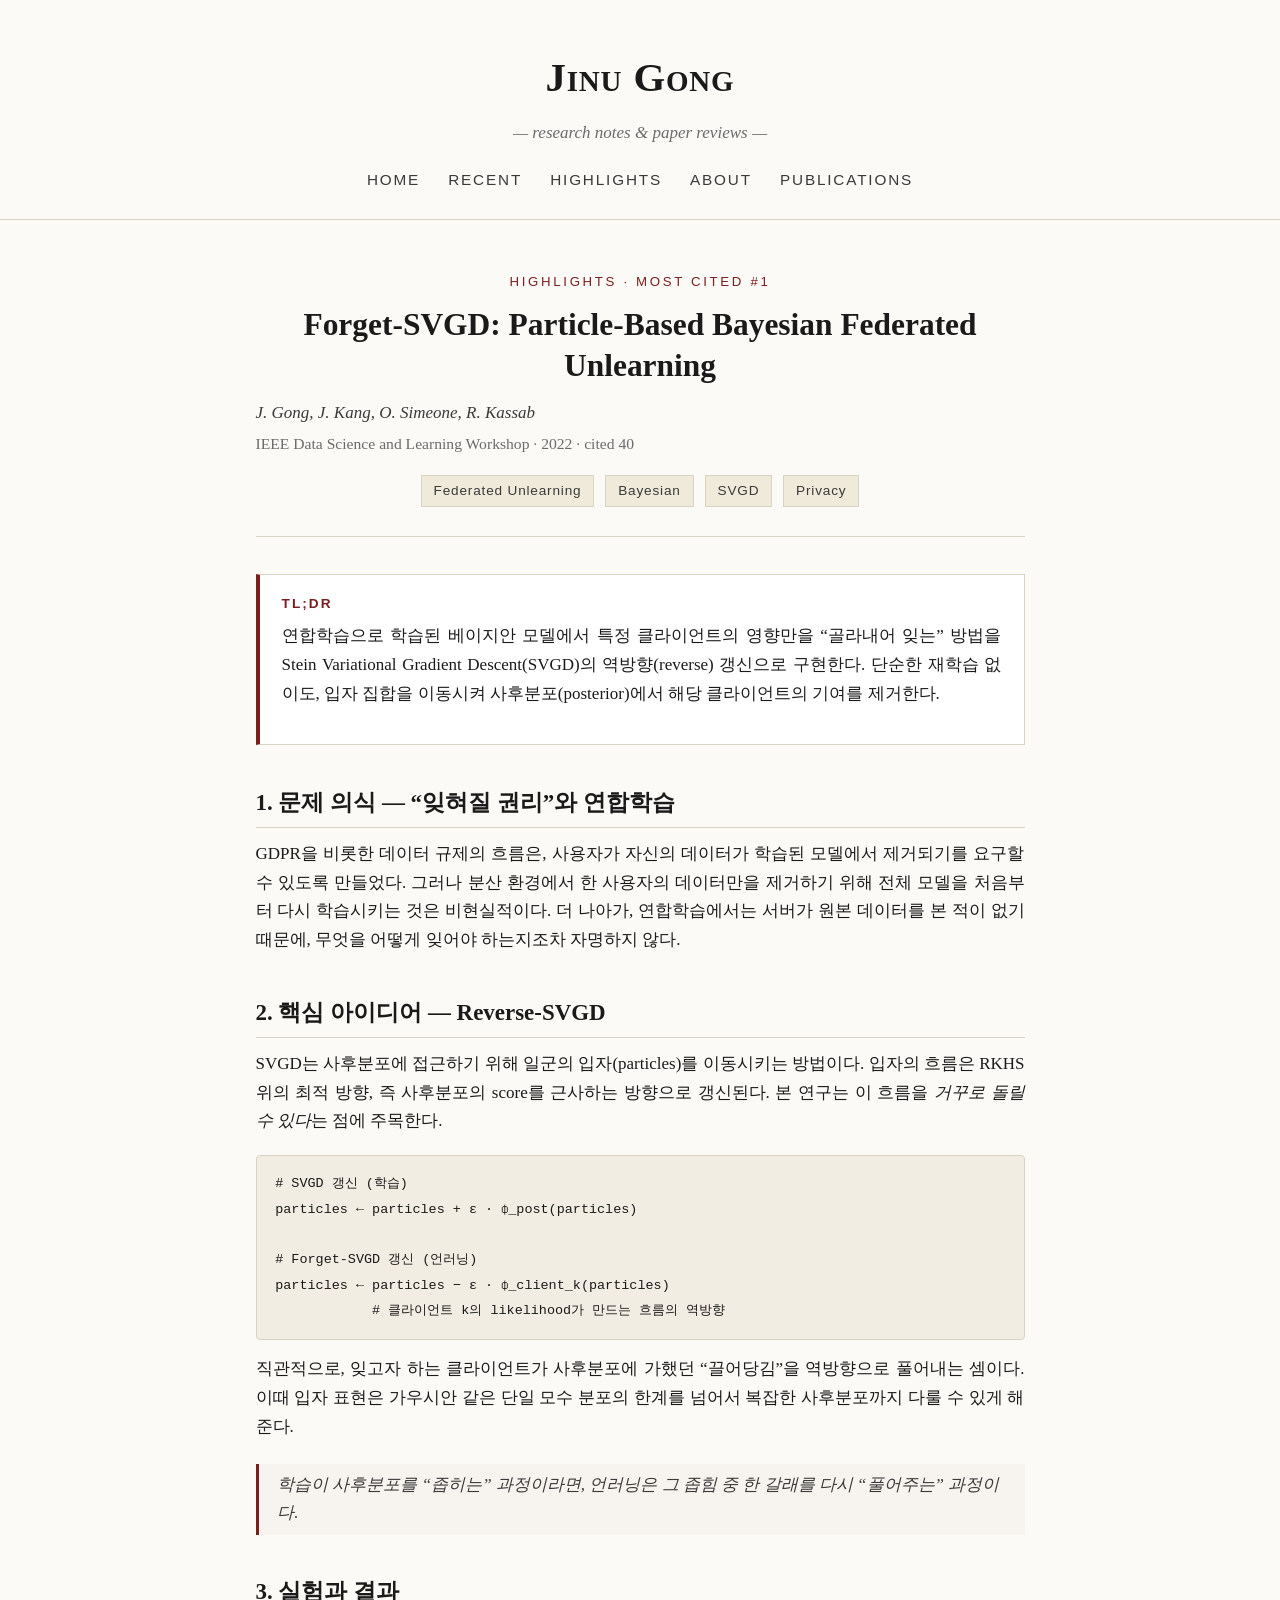
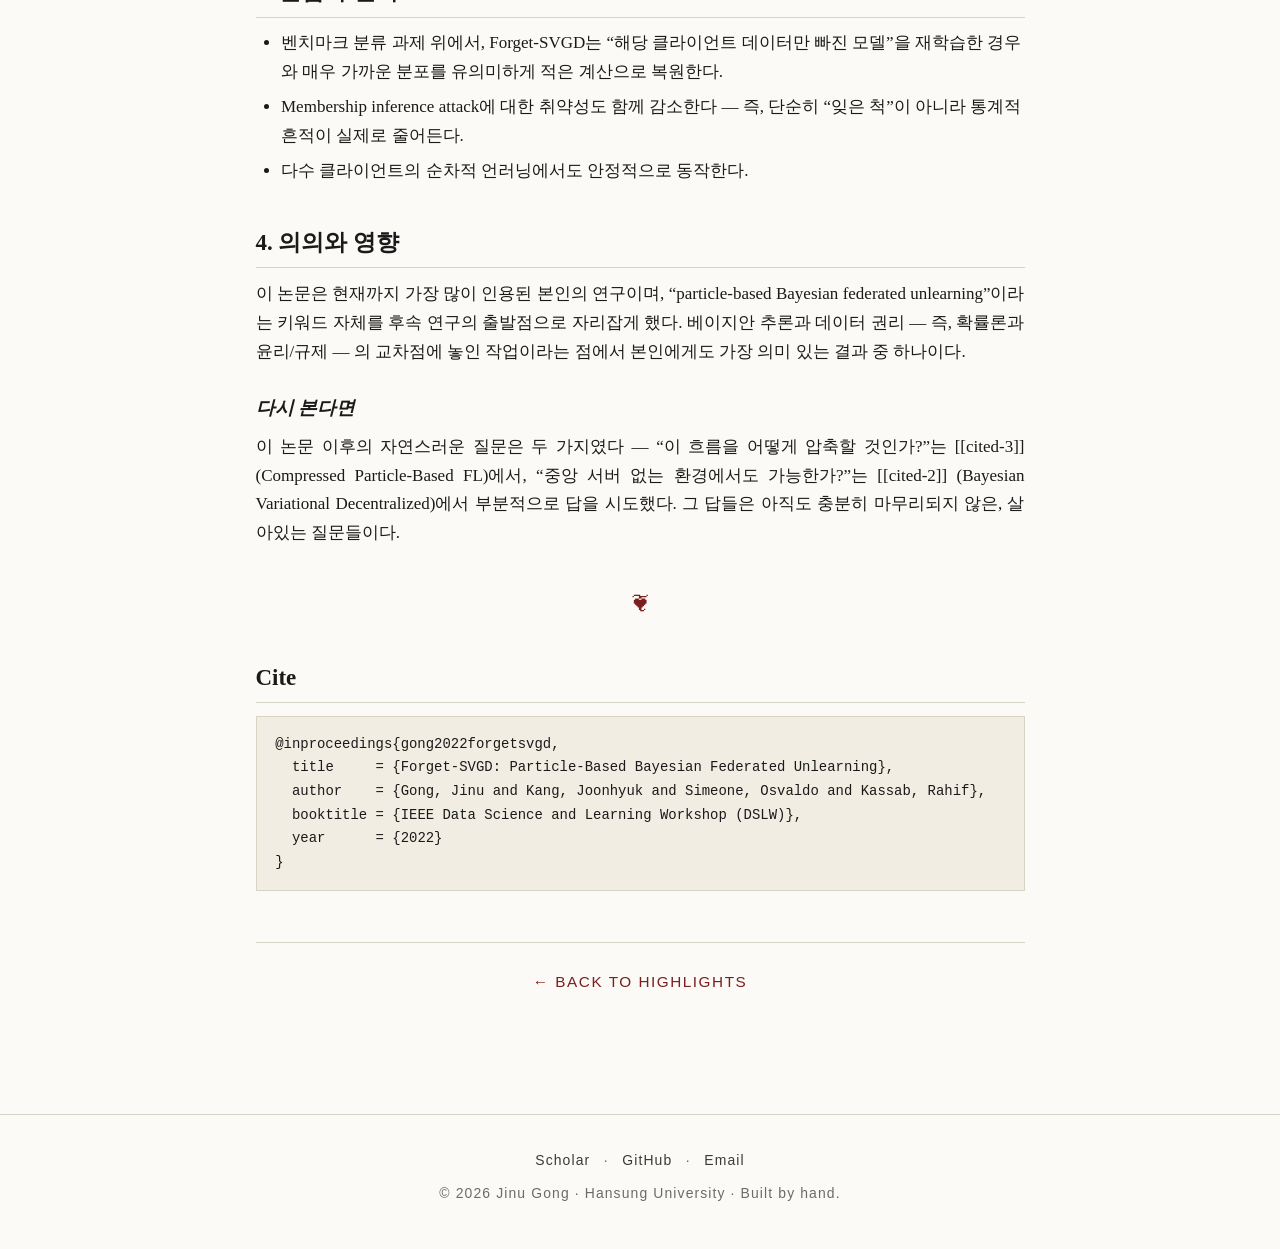
<file: papers/cited-1.html>
<!DOCTYPE html>
<html lang="ko">
<head>
  <meta charset="UTF-8" />
  <meta name="viewport" content="width=device-width, initial-scale=1.0" />
  <title>Forget-SVGD: Particle-Based Bayesian Federated Unlearning — Jinu Gong</title>
  <link rel="stylesheet" href="../assets/style.css" />
</head>
<body>

  <header class="site-header">
    <div class="container">
      <h1 class="site-title"><a href="../index.html">Jinu Gong</a></h1>
      <p class="site-subtitle">— research notes &amp; paper reviews —</p>
      <nav class="site-nav">
        <a href="../index.html">Home</a>
        <a href="../recent.html">Recent</a>
        <a href="../highlights.html">Highlights</a>
        <a href="../about.html">About</a>
        <a href="../archive.html">Publications</a>
      </nav>
    </div>
  </header>

  <main class="container">
    <article class="review">
      <header class="review-head">
        <div class="kicker">Highlights · Most Cited #1</div>
        <h1>Forget-SVGD: Particle-Based Bayesian Federated Unlearning</h1>
        <p class="authors"><em>J. Gong</em>, J. Kang, O. Simeone, R. Kassab</p>
        <p class="venue">IEEE Data Science and Learning Workshop · 2022 · cited 40</p>
        <div class="badges">
          <span>Federated Unlearning</span>
          <span>Bayesian</span>
          <span>SVGD</span>
          <span>Privacy</span>
        </div>
      </header>

      <div class="review-tldr">
        <strong>TL;DR</strong>
        <p>
          연합학습으로 학습된 베이지안 모델에서 특정 클라이언트의 영향만을
          “골라내어 잊는” 방법을 Stein Variational Gradient Descent(SVGD)의
          역방향(reverse) 갱신으로 구현한다. 단순한 재학습 없이도, 입자 집합을
          이동시켜 사후분포(posterior)에서 해당 클라이언트의 기여를 제거한다.
        </p>
      </div>

      <h2>1. 문제 의식 — “잊혀질 권리”와 연합학습</h2>
      <p>
        GDPR을 비롯한 데이터 규제의 흐름은, 사용자가 자신의 데이터가 학습된
        모델에서 제거되기를 요구할 수 있도록 만들었다. 그러나 분산 환경에서
        한 사용자의 데이터만을 제거하기 위해 전체 모델을 처음부터 다시
        학습시키는 것은 비현실적이다. 더 나아가, 연합학습에서는 서버가
        원본 데이터를 본 적이 없기 때문에, 무엇을 어떻게 잊어야 하는지조차
        자명하지 않다.
      </p>

      <h2>2. 핵심 아이디어 — Reverse-SVGD</h2>
      <p>
        SVGD는 사후분포에 접근하기 위해 일군의 입자(particles)를 이동시키는
        방법이다. 입자의 흐름은 RKHS 위의 최적 방향, 즉 사후분포의 score를
        근사하는 방향으로 갱신된다. 본 연구는 이 흐름을 <em>거꾸로 돌릴 수
        있다</em>는 점에 주목한다.
      </p>

      <pre><code># SVGD 갱신 (학습)
particles ← particles + ε · ϕ_post(particles)

# Forget-SVGD 갱신 (언러닝)
particles ← particles − ε · ϕ_client_k(particles)
            # 클라이언트 k의 likelihood가 만드는 흐름의 역방향</code></pre>

      <p>
        직관적으로, 잊고자 하는 클라이언트가 사후분포에 가했던 “끌어당김”을
        역방향으로 풀어내는 셈이다. 이때 입자 표현은 가우시안 같은 단일
        모수 분포의 한계를 넘어서 복잡한 사후분포까지 다룰 수 있게 해준다.
      </p>

      <blockquote>
        학습이 사후분포를 “좁히는” 과정이라면, 언러닝은 그 좁힘 중
        한 갈래를 다시 “풀어주는” 과정이다.
      </blockquote>

      <h2>3. 실험과 결과</h2>
      <ul>
        <li>벤치마크 분류 과제 위에서, Forget-SVGD는 “해당 클라이언트
          데이터만 빠진 모델”을 재학습한 경우와 매우 가까운 분포를
          유의미하게 적은 계산으로 복원한다.</li>
        <li>Membership inference attack에 대한 취약성도 함께 감소한다 —
          즉, 단순히 “잊은 척”이 아니라 통계적 흔적이 실제로 줄어든다.</li>
        <li>다수 클라이언트의 순차적 언러닝에서도 안정적으로 동작한다.</li>
      </ul>

      <h2>4. 의의와 영향</h2>
      <p>
        이 논문은 현재까지 가장 많이 인용된 본인의 연구이며,
        “particle-based Bayesian federated unlearning”이라는 키워드 자체를
        후속 연구의 출발점으로 자리잡게 했다. 베이지안 추론과 데이터 권리
        — 즉, 확률론과 윤리/규제 — 의 교차점에 놓인 작업이라는 점에서
        본인에게도 가장 의미 있는 결과 중 하나이다.
      </p>

      <h3>다시 본다면</h3>
      <p>
        이 논문 이후의 자연스러운 질문은 두 가지였다 — “이 흐름을 어떻게
        압축할 것인가?”는 [[cited-3]] (Compressed Particle-Based FL)에서,
        “중앙 서버 없는 환경에서도 가능한가?”는 [[cited-2]] (Bayesian
        Variational Decentralized)에서 부분적으로 답을 시도했다. 그 답들은
        아직도 충분히 마무리되지 않은, 살아있는 질문들이다.
      </p>

      <hr />

      <h2>Cite</h2>
      <div class="bibtex">@inproceedings{gong2022forgetsvgd,
  title     = {Forget-SVGD: Particle-Based Bayesian Federated Unlearning},
  author    = {Gong, Jinu and Kang, Joonhyuk and Simeone, Osvaldo and Kassab, Rahif},
  booktitle = {IEEE Data Science and Learning Workshop (DSLW)},
  year      = {2022}
}</div>

      <div class="review-footer">
        <a href="../highlights.html">← Back to Highlights</a>
      </div>
    </article>
  </main>

  <footer class="site-footer">
    <div class="container">
      <div class="social">
        <a href="https://scholar.google.com/citations?user=gPl6uq4AAAAJ" target="_blank" rel="noopener">Scholar</a> ·
        <a href="https://github.com/hsprofgong-sudo">GitHub</a> ·
        <a href="mailto:hsprof.gong@gmail.com">Email</a>
      </div>
      <div>© 2026 Jinu Gong · Hansung University · Built by hand.</div>
    </div>
  </footer>

</body>
</html>
</file>
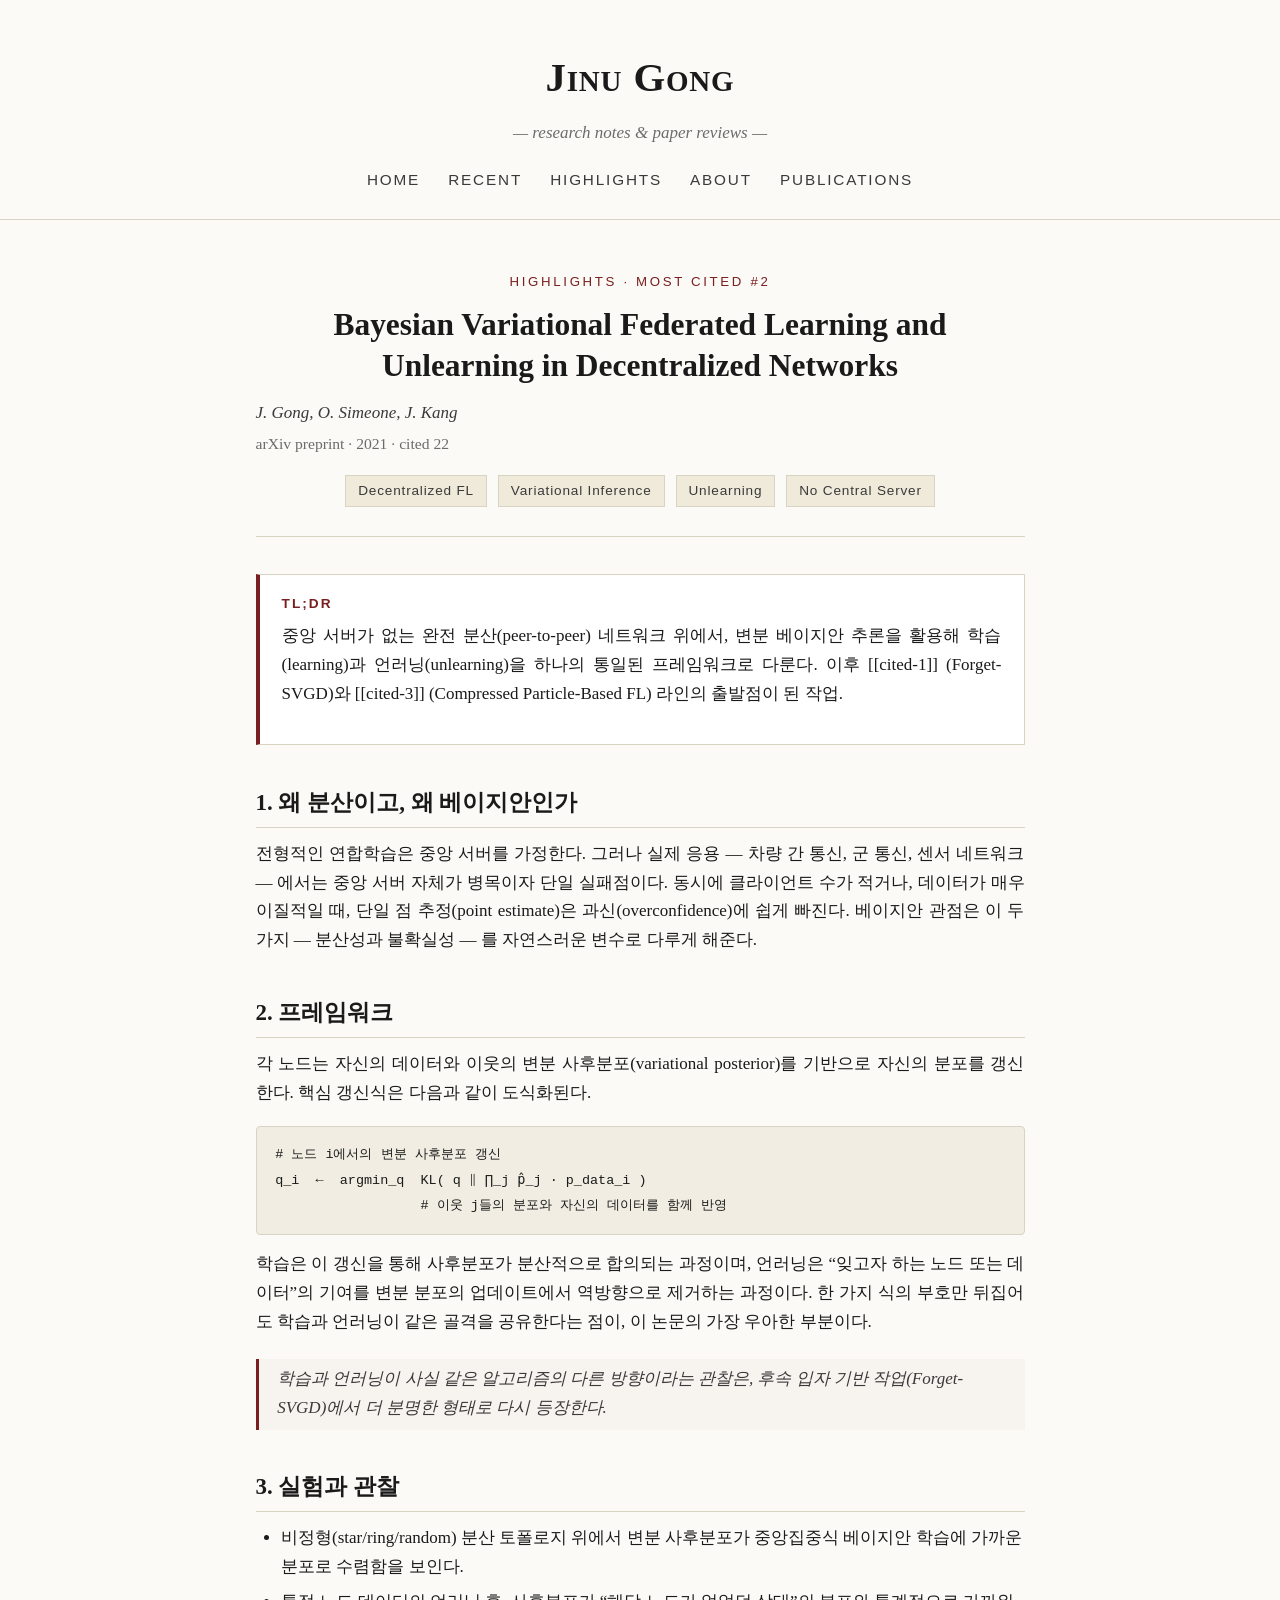
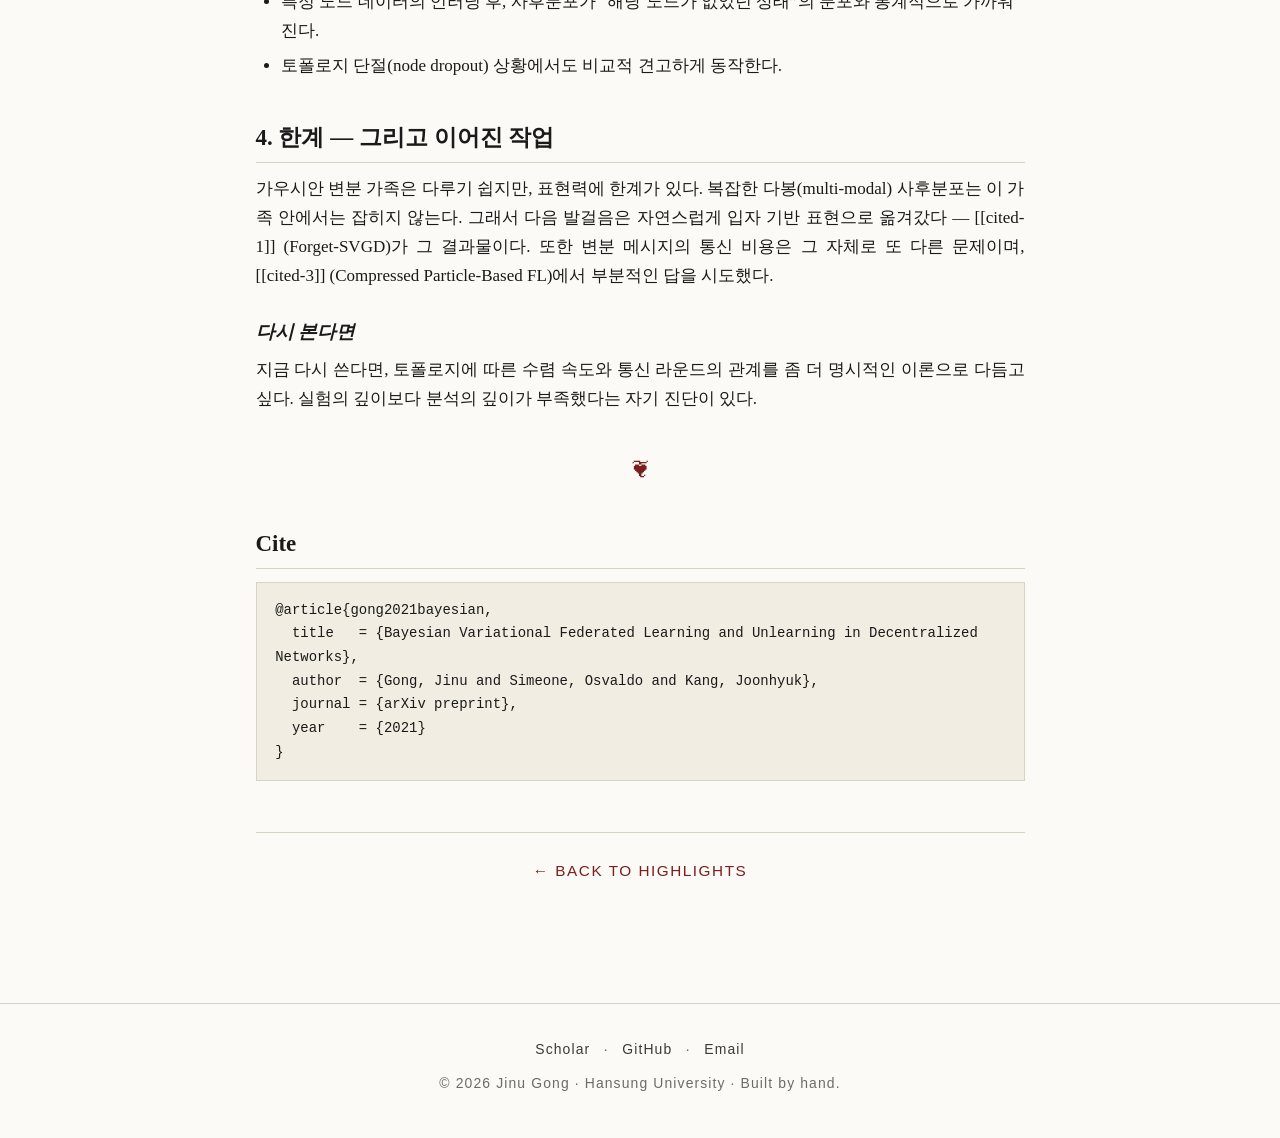
<file: papers/cited-2.html>
<!DOCTYPE html>
<html lang="ko">
<head>
  <meta charset="UTF-8" />
  <meta name="viewport" content="width=device-width, initial-scale=1.0" />
  <title>Bayesian Variational Federated Learning &amp; Unlearning — Jinu Gong</title>
  <link rel="stylesheet" href="../assets/style.css" />
</head>
<body>

  <header class="site-header">
    <div class="container">
      <h1 class="site-title"><a href="../index.html">Jinu Gong</a></h1>
      <p class="site-subtitle">— research notes &amp; paper reviews —</p>
      <nav class="site-nav">
        <a href="../index.html">Home</a>
        <a href="../recent.html">Recent</a>
        <a href="../highlights.html">Highlights</a>
        <a href="../about.html">About</a>
        <a href="../archive.html">Publications</a>
      </nav>
    </div>
  </header>

  <main class="container">
    <article class="review">
      <header class="review-head">
        <div class="kicker">Highlights · Most Cited #2</div>
        <h1>Bayesian Variational Federated Learning and Unlearning in Decentralized Networks</h1>
        <p class="authors"><em>J. Gong</em>, O. Simeone, J. Kang</p>
        <p class="venue">arXiv preprint · 2021 · cited 22</p>
        <div class="badges">
          <span>Decentralized FL</span>
          <span>Variational Inference</span>
          <span>Unlearning</span>
          <span>No Central Server</span>
        </div>
      </header>

      <div class="review-tldr">
        <strong>TL;DR</strong>
        <p>
          중앙 서버가 없는 완전 분산(peer-to-peer) 네트워크 위에서,
          변분 베이지안 추론을 활용해 학습(learning)과 언러닝(unlearning)을
          하나의 통일된 프레임워크로 다룬다. 이후 [[cited-1]] (Forget-SVGD)와
          [[cited-3]] (Compressed Particle-Based FL) 라인의 출발점이 된 작업.
        </p>
      </div>

      <h2>1. 왜 분산이고, 왜 베이지안인가</h2>
      <p>
        전형적인 연합학습은 중앙 서버를 가정한다. 그러나 실제 응용
        — 차량 간 통신, 군 통신, 센서 네트워크 — 에서는 중앙 서버 자체가
        병목이자 단일 실패점이다. 동시에 클라이언트 수가 적거나, 데이터가
        매우 이질적일 때, 단일 점 추정(point estimate)은 과신(overconfidence)에
        쉽게 빠진다. 베이지안 관점은 이 두 가지 — 분산성과 불확실성 — 를
        자연스러운 변수로 다루게 해준다.
      </p>

      <h2>2. 프레임워크</h2>
      <p>
        각 노드는 자신의 데이터와 이웃의 변분 사후분포(variational posterior)를
        기반으로 자신의 분포를 갱신한다. 핵심 갱신식은 다음과 같이 도식화된다.
      </p>

      <pre><code># 노드 i에서의 변분 사후분포 갱신
q_i  ←  argmin_q  KL( q ‖ ∏_j p̂_j · p_data_i )
                  # 이웃 j들의 분포와 자신의 데이터를 함께 반영</code></pre>

      <p>
        학습은 이 갱신을 통해 사후분포가 분산적으로 합의되는 과정이며,
        언러닝은 “잊고자 하는 노드 또는 데이터”의 기여를 변분 분포의
        업데이트에서 역방향으로 제거하는 과정이다. 한 가지 식의 부호만
        뒤집어도 학습과 언러닝이 같은 골격을 공유한다는 점이, 이 논문의
        가장 우아한 부분이다.
      </p>

      <blockquote>
        학습과 언러닝이 사실 같은 알고리즘의 다른 방향이라는 관찰은,
        후속 입자 기반 작업(Forget-SVGD)에서 더 분명한 형태로 다시 등장한다.
      </blockquote>

      <h2>3. 실험과 관찰</h2>
      <ul>
        <li>비정형(star/ring/random) 분산 토폴로지 위에서 변분 사후분포가
          중앙집중식 베이지안 학습에 가까운 분포로 수렴함을 보인다.</li>
        <li>특정 노드 데이터의 언러닝 후, 사후분포가 “해당 노드가 없었던
          상태”의 분포와 통계적으로 가까워진다.</li>
        <li>토폴로지 단절(node dropout) 상황에서도 비교적 견고하게 동작한다.</li>
      </ul>

      <h2>4. 한계 — 그리고 이어진 작업</h2>
      <p>
        가우시안 변분 가족은 다루기 쉽지만, 표현력에 한계가 있다. 복잡한
        다봉(multi-modal) 사후분포는 이 가족 안에서는 잡히지 않는다.
        그래서 다음 발걸음은 자연스럽게 입자 기반 표현으로 옮겨갔다 —
        [[cited-1]] (Forget-SVGD)가 그 결과물이다. 또한 변분 메시지의
        통신 비용은 그 자체로 또 다른 문제이며, [[cited-3]] (Compressed
        Particle-Based FL)에서 부분적인 답을 시도했다.
      </p>

      <h3>다시 본다면</h3>
      <p>
        지금 다시 쓴다면, 토폴로지에 따른 수렴 속도와 통신 라운드의
        관계를 좀 더 명시적인 이론으로 다듬고 싶다. 실험의 깊이보다
        분석의 깊이가 부족했다는 자기 진단이 있다.
      </p>

      <hr />

      <h2>Cite</h2>
      <div class="bibtex">@article{gong2021bayesian,
  title   = {Bayesian Variational Federated Learning and Unlearning in Decentralized Networks},
  author  = {Gong, Jinu and Simeone, Osvaldo and Kang, Joonhyuk},
  journal = {arXiv preprint},
  year    = {2021}
}</div>

      <div class="review-footer">
        <a href="../highlights.html">← Back to Highlights</a>
      </div>
    </article>
  </main>

  <footer class="site-footer">
    <div class="container">
      <div class="social">
        <a href="https://scholar.google.com/citations?user=gPl6uq4AAAAJ" target="_blank" rel="noopener">Scholar</a> ·
        <a href="https://github.com/hsprofgong-sudo">GitHub</a> ·
        <a href="mailto:hsprof.gong@gmail.com">Email</a>
      </div>
      <div>© 2026 Jinu Gong · Hansung University · Built by hand.</div>
    </div>
  </footer>

</body>
</html>
</file>
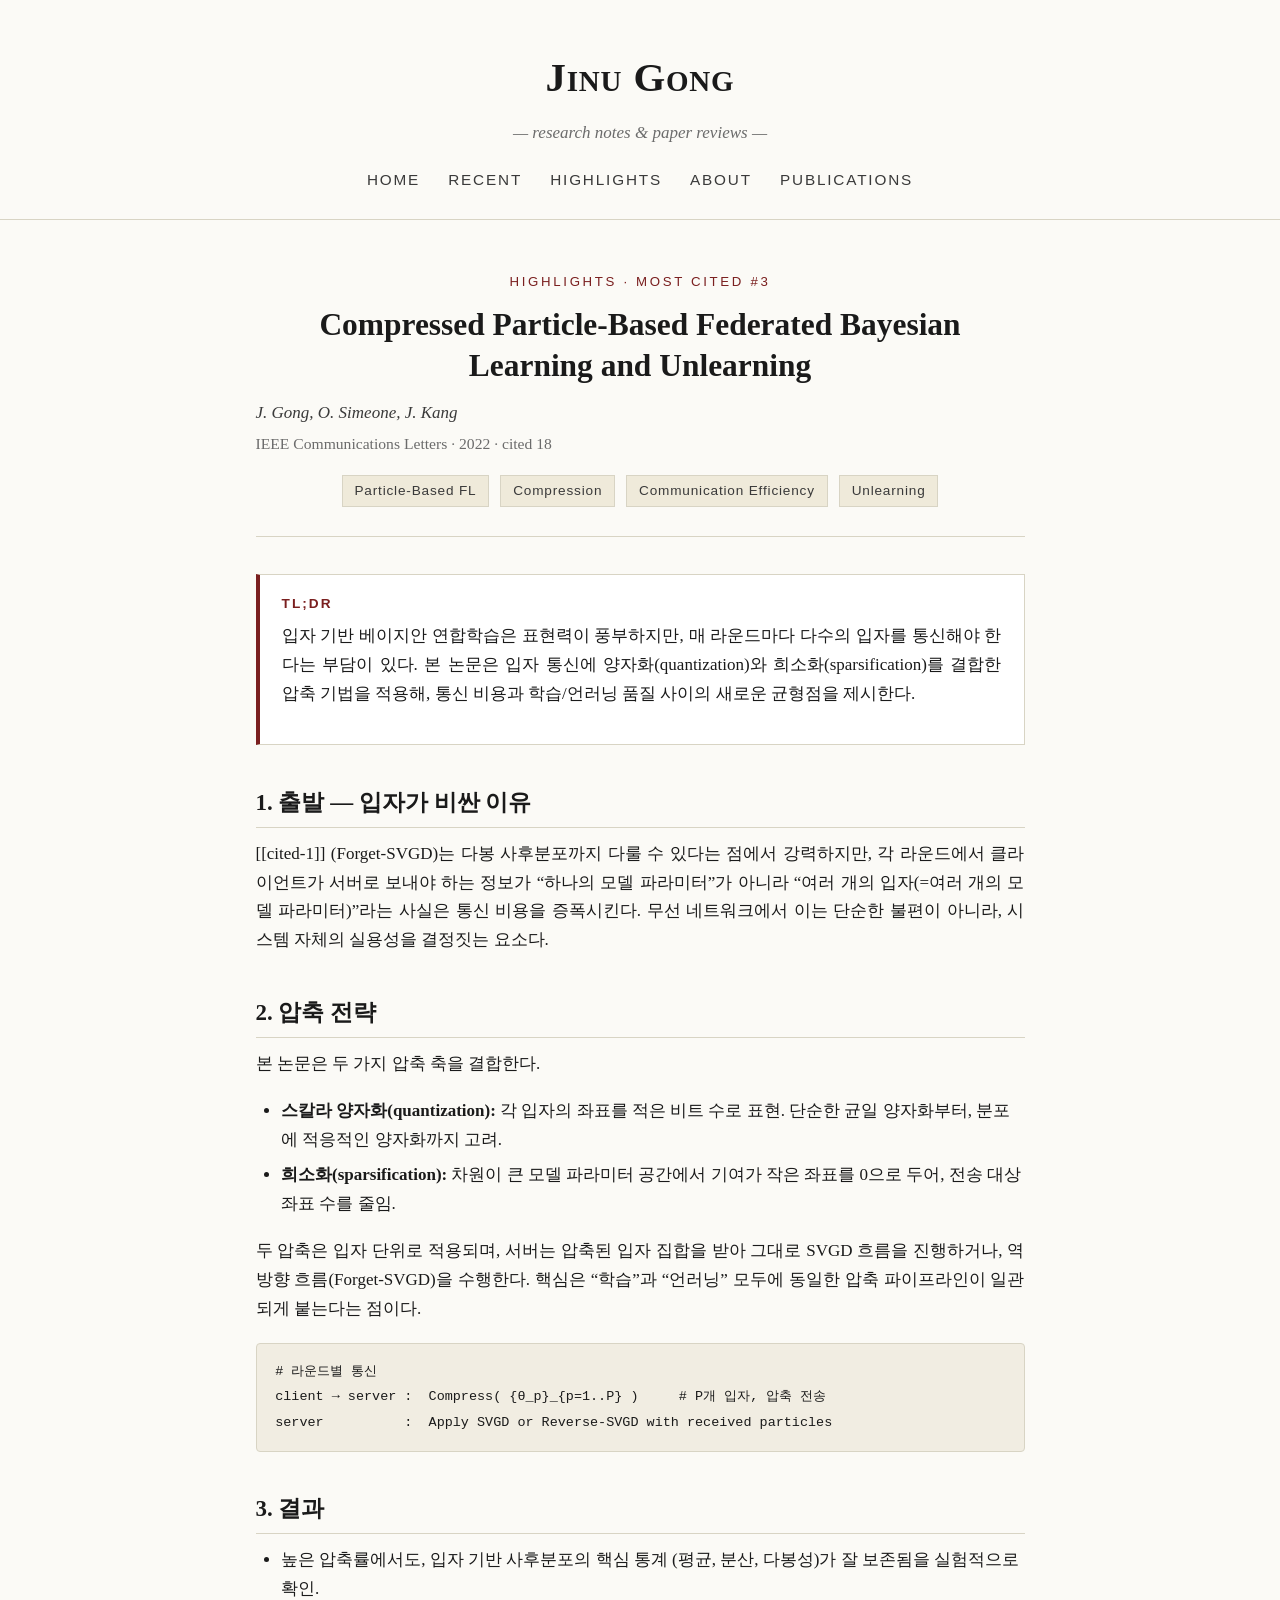
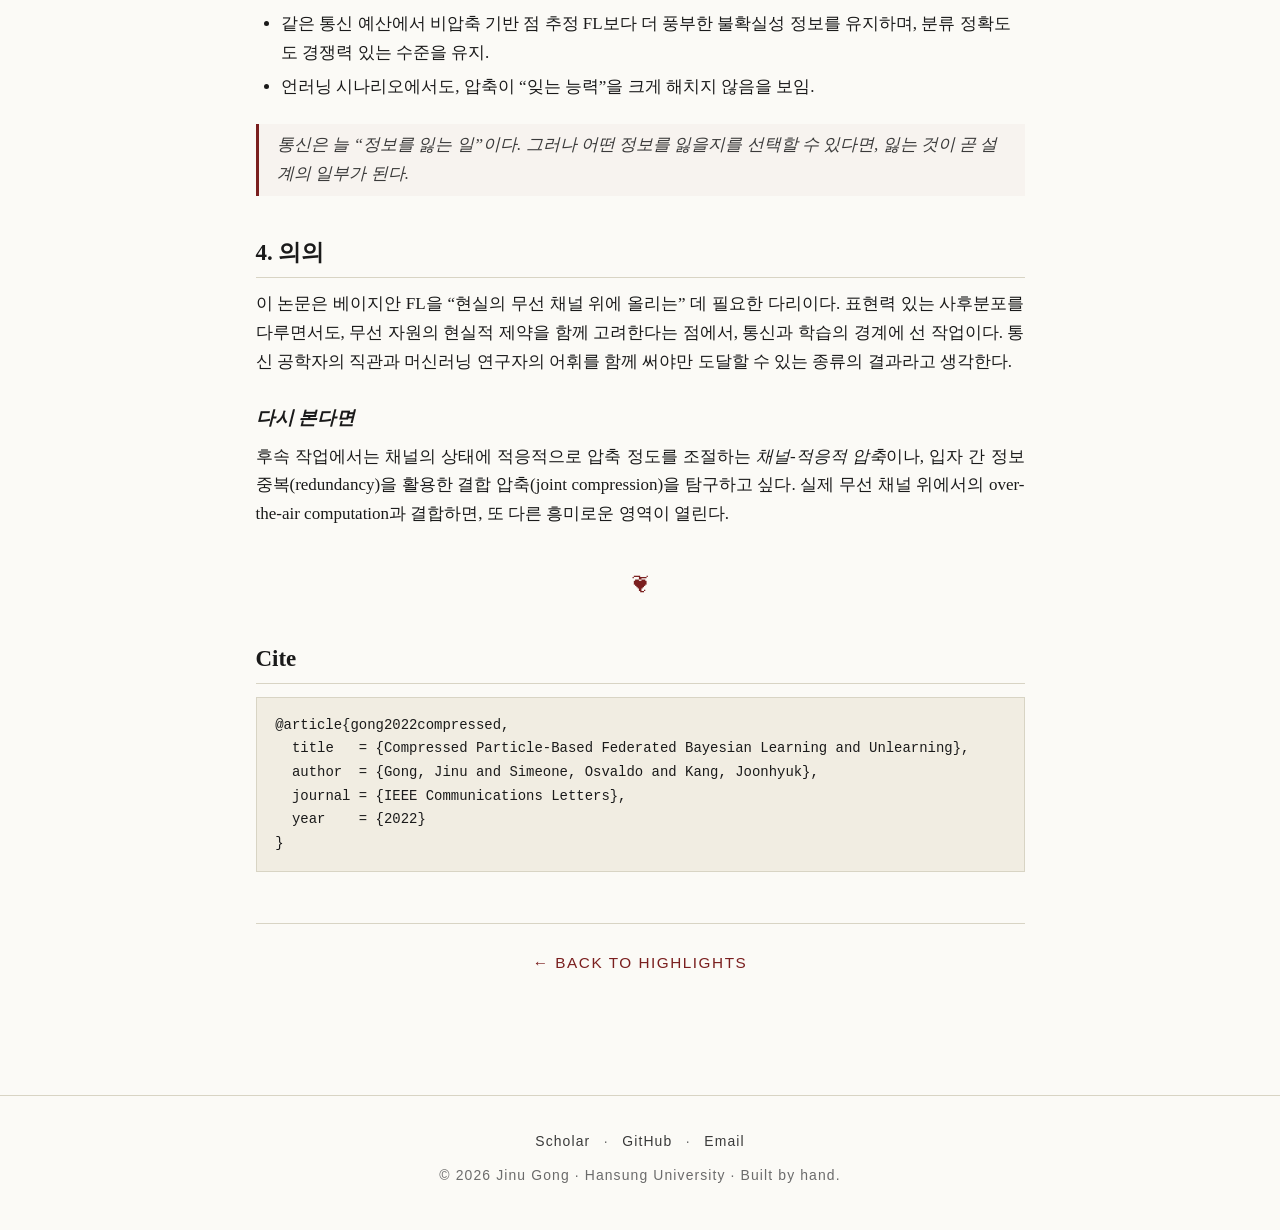
<file: papers/cited-3.html>
<!DOCTYPE html>
<html lang="ko">
<head>
  <meta charset="UTF-8" />
  <meta name="viewport" content="width=device-width, initial-scale=1.0" />
  <title>Compressed Particle-Based Federated Bayesian Learning &amp; Unlearning — Jinu Gong</title>
  <link rel="stylesheet" href="../assets/style.css" />
</head>
<body>

  <header class="site-header">
    <div class="container">
      <h1 class="site-title"><a href="../index.html">Jinu Gong</a></h1>
      <p class="site-subtitle">— research notes &amp; paper reviews —</p>
      <nav class="site-nav">
        <a href="../index.html">Home</a>
        <a href="../recent.html">Recent</a>
        <a href="../highlights.html">Highlights</a>
        <a href="../about.html">About</a>
        <a href="../archive.html">Publications</a>
      </nav>
    </div>
  </header>

  <main class="container">
    <article class="review">
      <header class="review-head">
        <div class="kicker">Highlights · Most Cited #3</div>
        <h1>Compressed Particle-Based Federated Bayesian Learning and Unlearning</h1>
        <p class="authors"><em>J. Gong</em>, O. Simeone, J. Kang</p>
        <p class="venue">IEEE Communications Letters · 2022 · cited 18</p>
        <div class="badges">
          <span>Particle-Based FL</span>
          <span>Compression</span>
          <span>Communication Efficiency</span>
          <span>Unlearning</span>
        </div>
      </header>

      <div class="review-tldr">
        <strong>TL;DR</strong>
        <p>
          입자 기반 베이지안 연합학습은 표현력이 풍부하지만, 매 라운드마다
          다수의 입자를 통신해야 한다는 부담이 있다. 본 논문은 입자 통신에
          양자화(quantization)와 희소화(sparsification)를 결합한 압축 기법을
          적용해, 통신 비용과 학습/언러닝 품질 사이의 새로운 균형점을 제시한다.
        </p>
      </div>

      <h2>1. 출발 — 입자가 비싼 이유</h2>
      <p>
        [[cited-1]] (Forget-SVGD)는 다봉 사후분포까지 다룰 수 있다는 점에서
        강력하지만, 각 라운드에서 클라이언트가 서버로 보내야 하는 정보가
        “하나의 모델 파라미터”가 아니라 “여러 개의 입자(=여러 개의 모델
        파라미터)”라는 사실은 통신 비용을 증폭시킨다. 무선 네트워크에서
        이는 단순한 불편이 아니라, 시스템 자체의 실용성을 결정짓는 요소다.
      </p>

      <h2>2. 압축 전략</h2>
      <p>
        본 논문은 두 가지 압축 축을 결합한다.
      </p>

      <ul>
        <li><strong>스칼라 양자화(quantization):</strong> 각 입자의 좌표를 적은 비트 수로
          표현. 단순한 균일 양자화부터, 분포에 적응적인 양자화까지 고려.</li>
        <li><strong>희소화(sparsification):</strong> 차원이 큰 모델 파라미터 공간에서
          기여가 작은 좌표를 0으로 두어, 전송 대상 좌표 수를 줄임.</li>
      </ul>

      <p>
        두 압축은 입자 단위로 적용되며, 서버는 압축된 입자 집합을 받아
        그대로 SVGD 흐름을 진행하거나, 역방향 흐름(Forget-SVGD)을 수행한다.
        핵심은 “학습”과 “언러닝” 모두에 동일한 압축 파이프라인이 일관되게
        붙는다는 점이다.
      </p>

      <pre><code># 라운드별 통신
client → server :  Compress( {θ_p}_{p=1..P} )     # P개 입자, 압축 전송
server          :  Apply SVGD or Reverse-SVGD with received particles</code></pre>

      <h2>3. 결과</h2>
      <ul>
        <li>높은 압축률에서도, 입자 기반 사후분포의 핵심 통계
          (평균, 분산, 다봉성)가 잘 보존됨을 실험적으로 확인.</li>
        <li>같은 통신 예산에서 비압축 기반 점 추정 FL보다 더 풍부한
          불확실성 정보를 유지하며, 분류 정확도도 경쟁력 있는 수준을 유지.</li>
        <li>언러닝 시나리오에서도, 압축이 “잊는 능력”을 크게 해치지 않음을 보임.</li>
      </ul>

      <blockquote>
        통신은 늘 “정보를 잃는 일”이다. 그러나 어떤 정보를 잃을지를
        선택할 수 있다면, 잃는 것이 곧 설계의 일부가 된다.
      </blockquote>

      <h2>4. 의의</h2>
      <p>
        이 논문은 베이지안 FL을 “현실의 무선 채널 위에 올리는” 데 필요한
        다리이다. 표현력 있는 사후분포를 다루면서도, 무선 자원의 현실적
        제약을 함께 고려한다는 점에서, 통신과 학습의 경계에 선 작업이다.
        통신 공학자의 직관과 머신러닝 연구자의 어휘를 함께 써야만 도달할
        수 있는 종류의 결과라고 생각한다.
      </p>

      <h3>다시 본다면</h3>
      <p>
        후속 작업에서는 채널의 상태에 적응적으로 압축 정도를 조절하는
        <em>채널-적응적 압축</em>이나, 입자 간 정보 중복(redundancy)을
        활용한 결합 압축(joint compression)을 탐구하고 싶다.
        실제 무선 채널 위에서의 over-the-air computation과 결합하면, 또
        다른 흥미로운 영역이 열린다.
      </p>

      <hr />

      <h2>Cite</h2>
      <div class="bibtex">@article{gong2022compressed,
  title   = {Compressed Particle-Based Federated Bayesian Learning and Unlearning},
  author  = {Gong, Jinu and Simeone, Osvaldo and Kang, Joonhyuk},
  journal = {IEEE Communications Letters},
  year    = {2022}
}</div>

      <div class="review-footer">
        <a href="../highlights.html">← Back to Highlights</a>
      </div>
    </article>
  </main>

  <footer class="site-footer">
    <div class="container">
      <div class="social">
        <a href="https://scholar.google.com/citations?user=gPl6uq4AAAAJ" target="_blank" rel="noopener">Scholar</a> ·
        <a href="https://github.com/hsprofgong-sudo">GitHub</a> ·
        <a href="mailto:hsprof.gong@gmail.com">Email</a>
      </div>
      <div>© 2026 Jinu Gong · Hansung University · Built by hand.</div>
    </div>
  </footer>

</body>
</html>
</file>
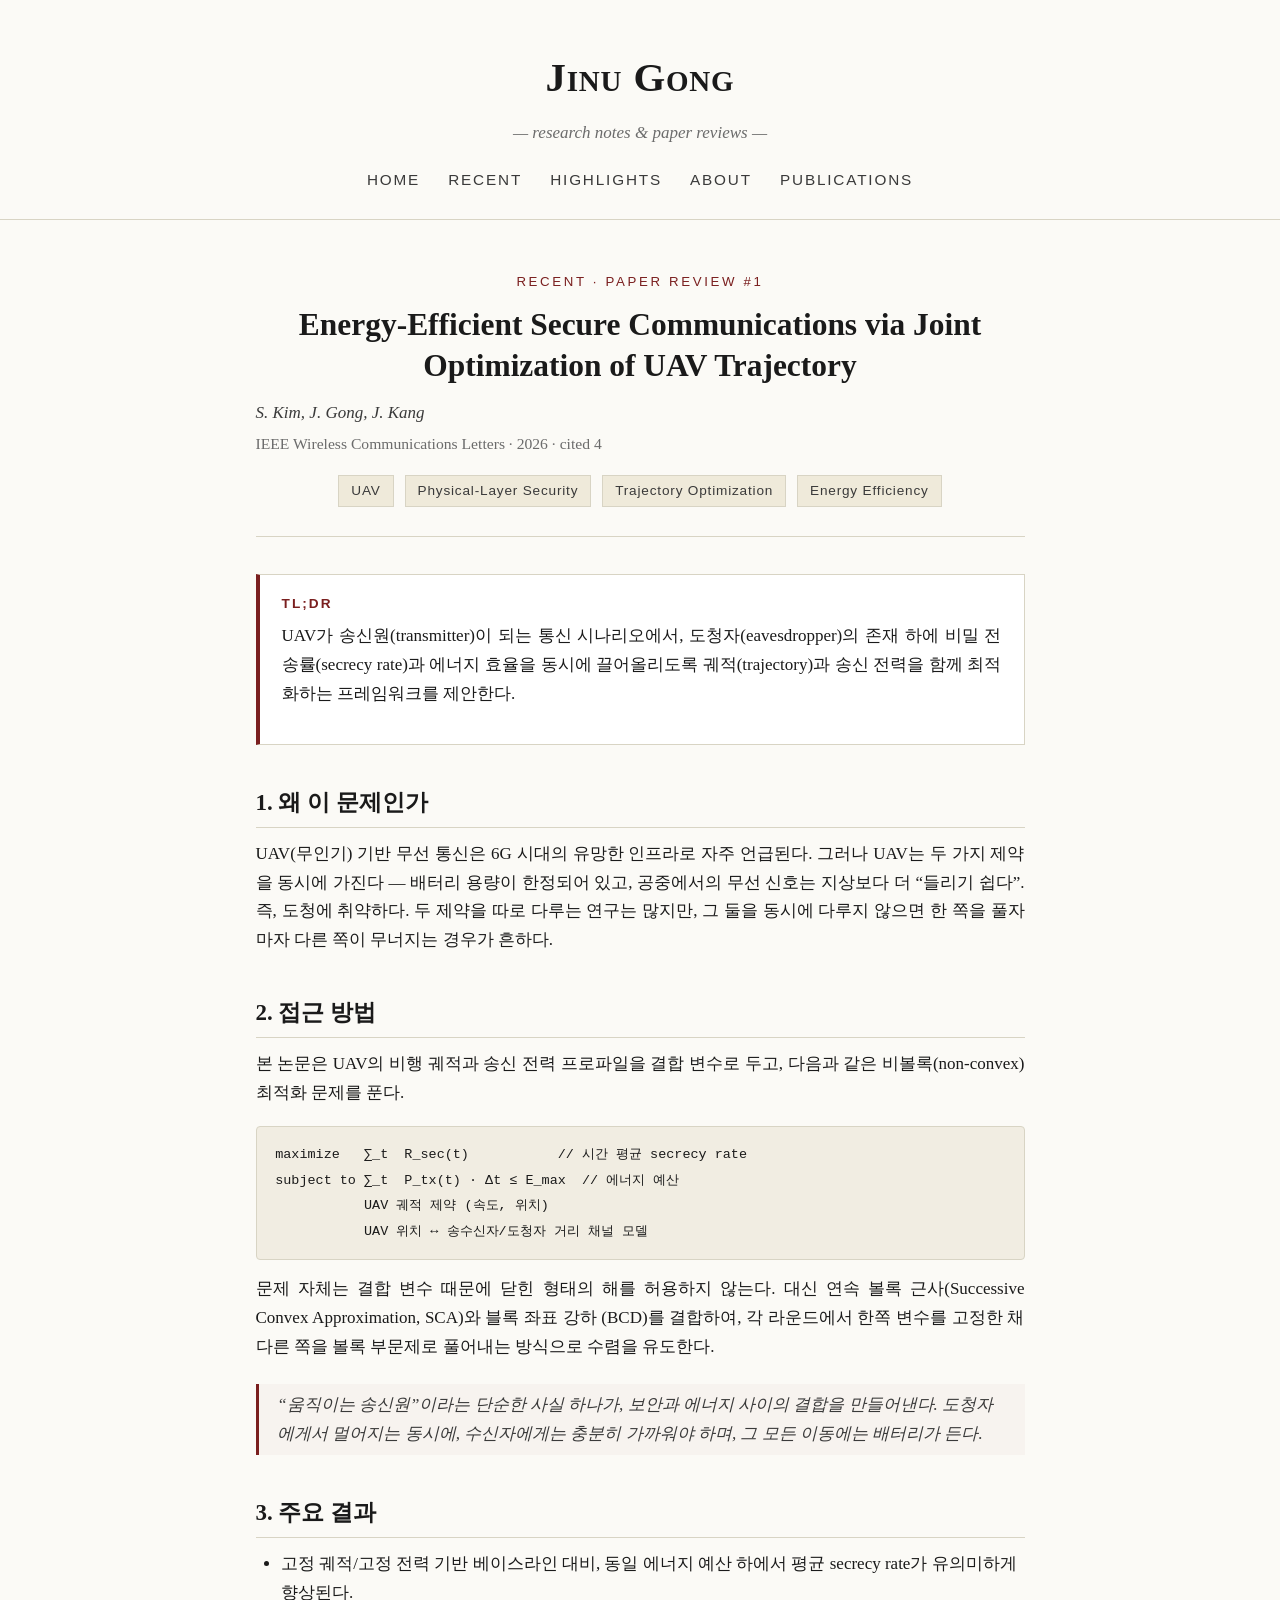
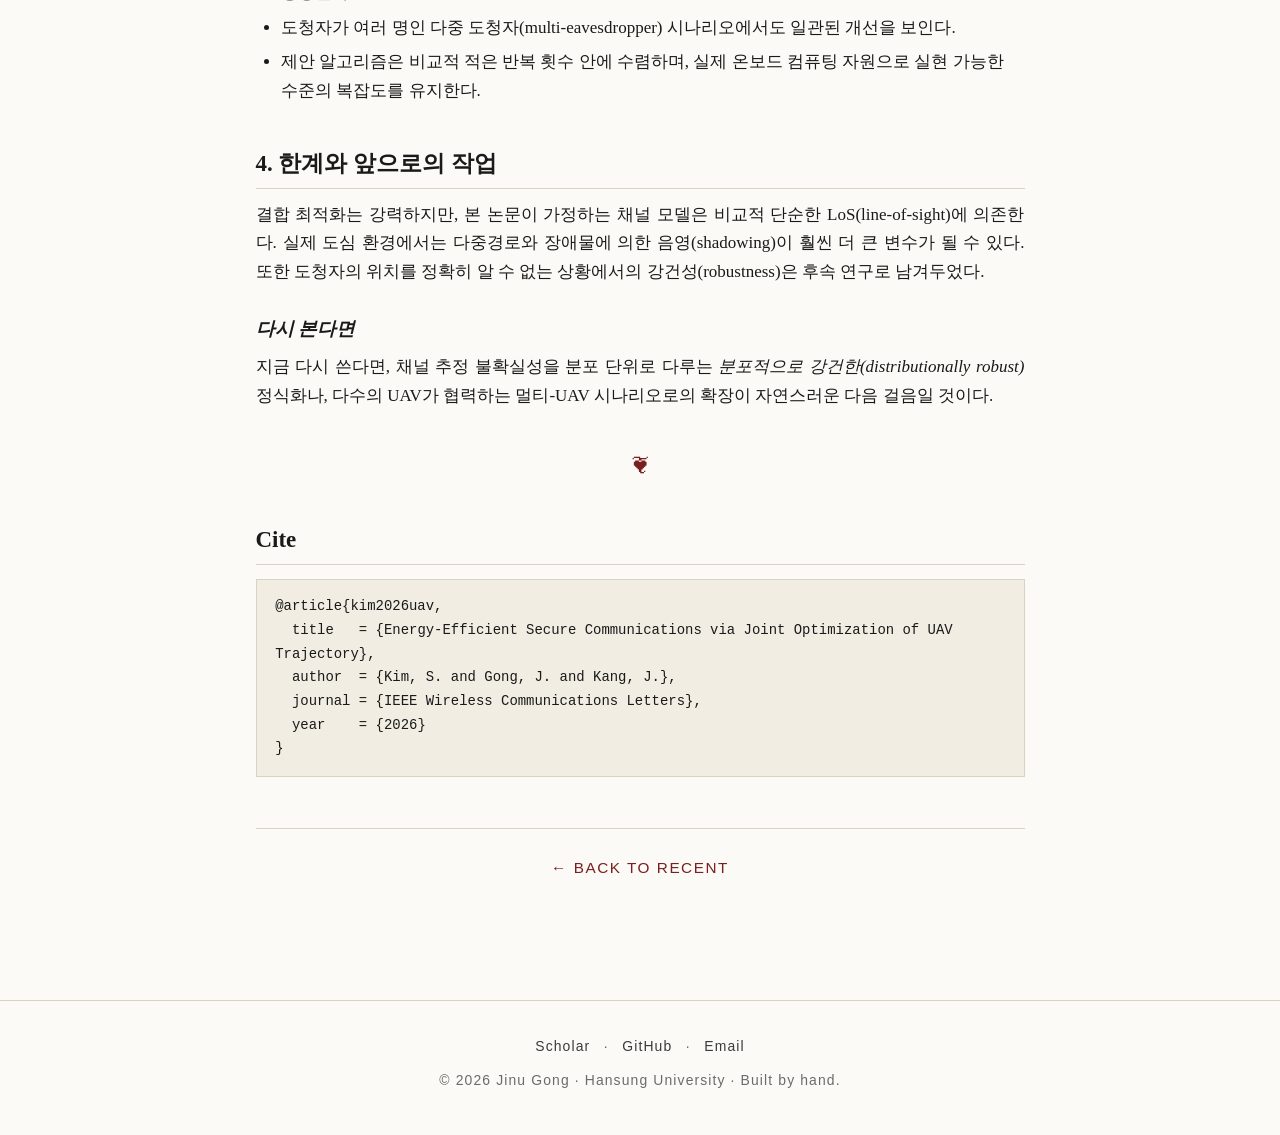
<file: papers/recent-1.html>
<!DOCTYPE html>
<html lang="ko">
<head>
  <meta charset="UTF-8" />
  <meta name="viewport" content="width=device-width, initial-scale=1.0" />
  <title>Energy-Efficient Secure UAV Communications — Jinu Gong</title>
  <link rel="stylesheet" href="../assets/style.css" />
</head>
<body>

  <header class="site-header">
    <div class="container">
      <h1 class="site-title"><a href="../index.html">Jinu Gong</a></h1>
      <p class="site-subtitle">— research notes &amp; paper reviews —</p>
      <nav class="site-nav">
        <a href="../index.html">Home</a>
        <a href="../recent.html">Recent</a>
        <a href="../highlights.html">Highlights</a>
        <a href="../about.html">About</a>
        <a href="../archive.html">Publications</a>
      </nav>
    </div>
  </header>

  <main class="container">
    <article class="review">
      <header class="review-head">
        <div class="kicker">Recent · Paper Review #1</div>
        <h1>Energy-Efficient Secure Communications via Joint Optimization of UAV Trajectory</h1>
        <p class="authors">S. Kim, <em>J. Gong</em>, J. Kang</p>
        <p class="venue">IEEE Wireless Communications Letters · 2026 · cited 4</p>
        <div class="badges">
          <span>UAV</span>
          <span>Physical-Layer Security</span>
          <span>Trajectory Optimization</span>
          <span>Energy Efficiency</span>
        </div>
      </header>

      <div class="review-tldr">
        <strong>TL;DR</strong>
        <p>
          UAV가 송신원(transmitter)이 되는 통신 시나리오에서, 도청자(eavesdropper)의
          존재 하에 비밀 전송률(secrecy rate)과 에너지 효율을 동시에 끌어올리도록
          궤적(trajectory)과 송신 전력을 함께 최적화하는 프레임워크를 제안한다.
        </p>
      </div>

      <h2>1. 왜 이 문제인가</h2>
      <p>
        UAV(무인기) 기반 무선 통신은 6G 시대의 유망한 인프라로 자주 언급된다.
        그러나 UAV는 두 가지 제약을 동시에 가진다 — 배터리 용량이 한정되어
        있고, 공중에서의 무선 신호는 지상보다 더 “들리기 쉽다”. 즉, 도청에
        취약하다. 두 제약을 따로 다루는 연구는 많지만, 그 둘을 동시에 다루지
        않으면 한 쪽을 풀자마자 다른 쪽이 무너지는 경우가 흔하다.
      </p>

      <h2>2. 접근 방법</h2>
      <p>
        본 논문은 UAV의 비행 궤적과 송신 전력 프로파일을 결합 변수로 두고,
        다음과 같은 비볼록(non-convex) 최적화 문제를 푼다.
      </p>

      <pre><code>maximize   ∑_t  R_sec(t)           // 시간 평균 secrecy rate
subject to ∑_t  P_tx(t) · Δt ≤ E_max  // 에너지 예산
           UAV 궤적 제약 (속도, 위치)
           UAV 위치 ↔ 송수신자/도청자 거리 채널 모델</code></pre>

      <p>
        문제 자체는 결합 변수 때문에 닫힌 형태의 해를 허용하지 않는다. 대신
        연속 볼록 근사(Successive Convex Approximation, SCA)와 블록 좌표 강하
        (BCD)를 결합하여, 각 라운드에서 한쪽 변수를 고정한 채 다른 쪽을
        볼록 부문제로 풀어내는 방식으로 수렴을 유도한다.
      </p>

      <blockquote>
        “움직이는 송신원”이라는 단순한 사실 하나가, 보안과 에너지 사이의
        결합을 만들어낸다. 도청자에게서 멀어지는 동시에, 수신자에게는 충분히
        가까워야 하며, 그 모든 이동에는 배터리가 든다.
      </blockquote>

      <h2>3. 주요 결과</h2>
      <ul>
        <li>고정 궤적/고정 전력 기반 베이스라인 대비, 동일 에너지 예산 하에서
          평균 secrecy rate가 유의미하게 향상된다.</li>
        <li>도청자가 여러 명인 다중 도청자(multi-eavesdropper) 시나리오에서도
          일관된 개선을 보인다.</li>
        <li>제안 알고리즘은 비교적 적은 반복 횟수 안에 수렴하며, 실제
          온보드 컴퓨팅 자원으로 실현 가능한 수준의 복잡도를 유지한다.</li>
      </ul>

      <h2>4. 한계와 앞으로의 작업</h2>
      <p>
        결합 최적화는 강력하지만, 본 논문이 가정하는 채널 모델은 비교적
        단순한 LoS(line-of-sight)에 의존한다. 실제 도심 환경에서는 다중경로와
        장애물에 의한 음영(shadowing)이 훨씬 더 큰 변수가 될 수 있다. 또한
        도청자의 위치를 정확히 알 수 없는 상황에서의 강건성(robustness)은
        후속 연구로 남겨두었다.
      </p>

      <h3>다시 본다면</h3>
      <p>
        지금 다시 쓴다면, 채널 추정 불확실성을 분포 단위로 다루는
        <em>분포적으로 강건한(distributionally robust)</em> 정식화나, 다수의
        UAV가 협력하는 멀티-UAV 시나리오로의 확장이 자연스러운 다음 걸음일 것이다.
      </p>

      <hr />

      <h2>Cite</h2>
      <div class="bibtex">@article{kim2026uav,
  title   = {Energy-Efficient Secure Communications via Joint Optimization of UAV Trajectory},
  author  = {Kim, S. and Gong, J. and Kang, J.},
  journal = {IEEE Wireless Communications Letters},
  year    = {2026}
}</div>

      <div class="review-footer">
        <a href="../recent.html">← Back to Recent</a>
      </div>
    </article>
  </main>

  <footer class="site-footer">
    <div class="container">
      <div class="social">
        <a href="https://scholar.google.com/citations?user=gPl6uq4AAAAJ" target="_blank" rel="noopener">Scholar</a> ·
        <a href="https://github.com/hsprofgong-sudo">GitHub</a> ·
        <a href="mailto:hsprof.gong@gmail.com">Email</a>
      </div>
      <div>© 2026 Jinu Gong · Hansung University · Built by hand.</div>
    </div>
  </footer>

</body>
</html>
</file>
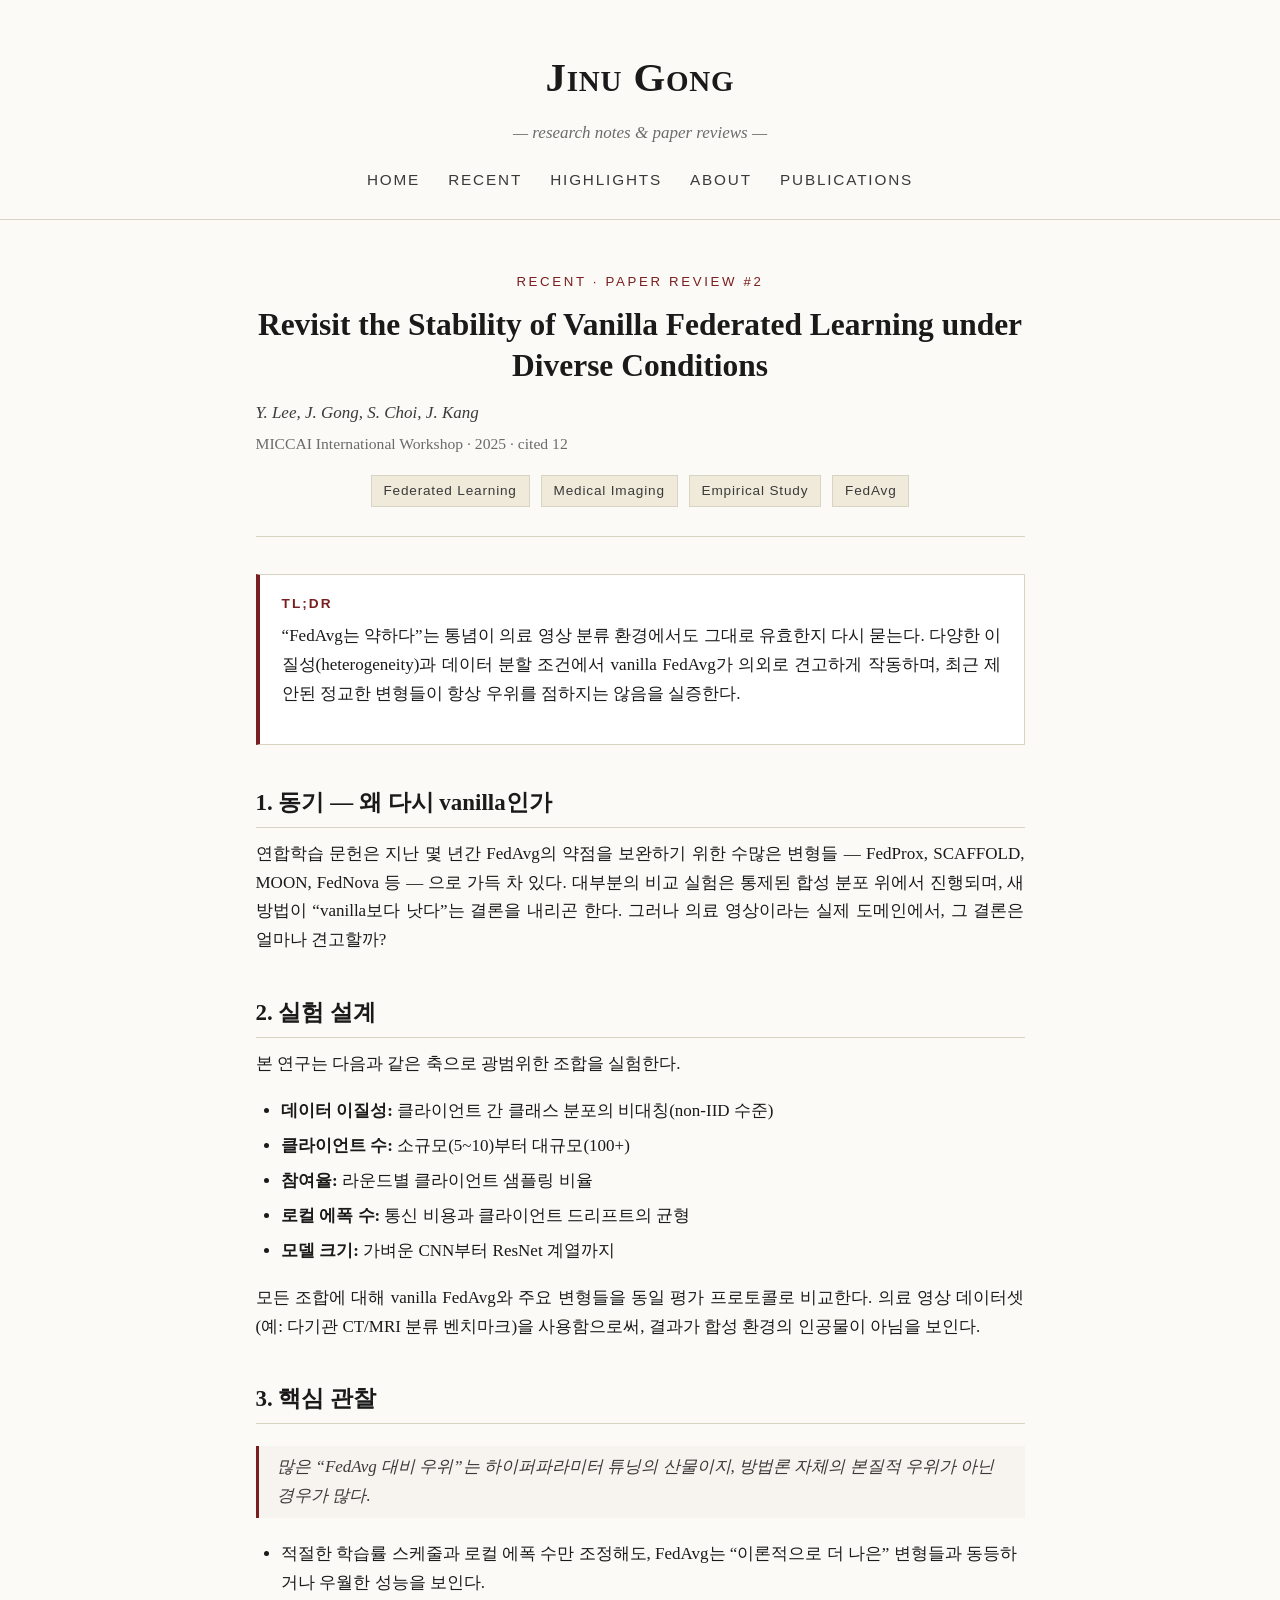
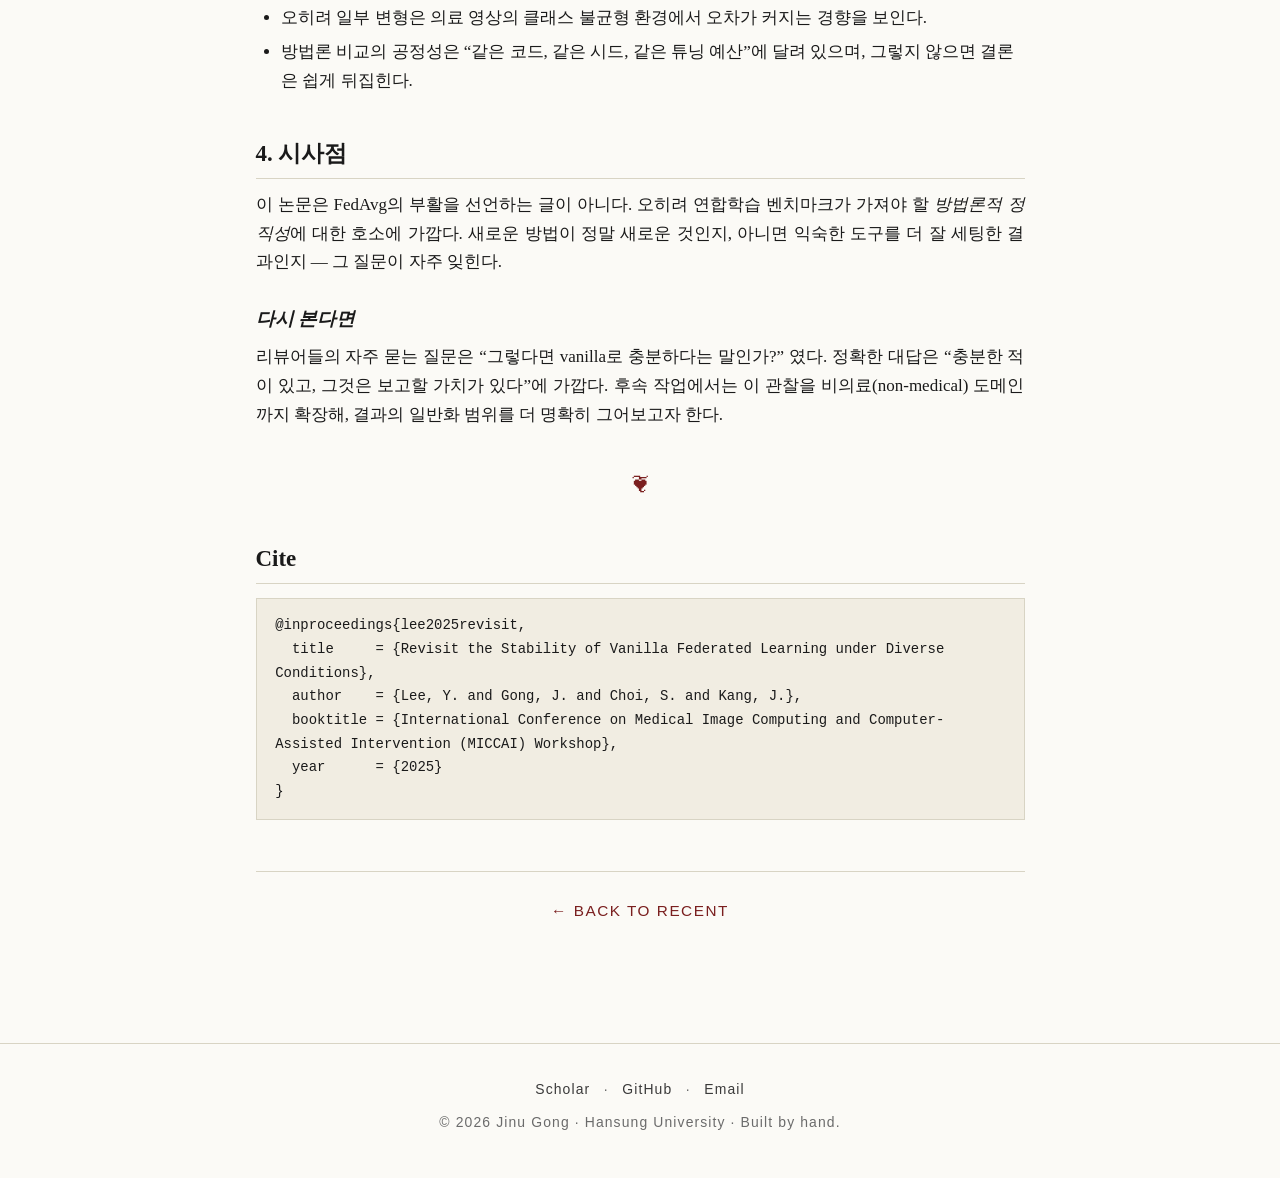
<file: papers/recent-2.html>
<!DOCTYPE html>
<html lang="ko">
<head>
  <meta charset="UTF-8" />
  <meta name="viewport" content="width=device-width, initial-scale=1.0" />
  <title>Revisit the Stability of Vanilla Federated Learning — Jinu Gong</title>
  <link rel="stylesheet" href="../assets/style.css" />
</head>
<body>

  <header class="site-header">
    <div class="container">
      <h1 class="site-title"><a href="../index.html">Jinu Gong</a></h1>
      <p class="site-subtitle">— research notes &amp; paper reviews —</p>
      <nav class="site-nav">
        <a href="../index.html">Home</a>
        <a href="../recent.html">Recent</a>
        <a href="../highlights.html">Highlights</a>
        <a href="../about.html">About</a>
        <a href="../archive.html">Publications</a>
      </nav>
    </div>
  </header>

  <main class="container">
    <article class="review">
      <header class="review-head">
        <div class="kicker">Recent · Paper Review #2</div>
        <h1>Revisit the Stability of Vanilla Federated Learning under Diverse Conditions</h1>
        <p class="authors">Y. Lee, <em>J. Gong</em>, S. Choi, J. Kang</p>
        <p class="venue">MICCAI International Workshop · 2025 · cited 12</p>
        <div class="badges">
          <span>Federated Learning</span>
          <span>Medical Imaging</span>
          <span>Empirical Study</span>
          <span>FedAvg</span>
        </div>
      </header>

      <div class="review-tldr">
        <strong>TL;DR</strong>
        <p>
          “FedAvg는 약하다”는 통념이 의료 영상 분류 환경에서도 그대로
          유효한지 다시 묻는다. 다양한 이질성(heterogeneity)과 데이터 분할
          조건에서 vanilla FedAvg가 의외로 견고하게 작동하며, 최근 제안된
          정교한 변형들이 항상 우위를 점하지는 않음을 실증한다.
        </p>
      </div>

      <h2>1. 동기 — 왜 다시 vanilla인가</h2>
      <p>
        연합학습 문헌은 지난 몇 년간 FedAvg의 약점을 보완하기 위한 수많은
        변형들 — FedProx, SCAFFOLD, MOON, FedNova 등 — 으로 가득 차 있다.
        대부분의 비교 실험은 통제된 합성 분포 위에서 진행되며, 새 방법이
        “vanilla보다 낫다”는 결론을 내리곤 한다. 그러나 의료 영상이라는
        실제 도메인에서, 그 결론은 얼마나 견고할까?
      </p>

      <h2>2. 실험 설계</h2>
      <p>
        본 연구는 다음과 같은 축으로 광범위한 조합을 실험한다.
      </p>

      <ul>
        <li><strong>데이터 이질성:</strong> 클라이언트 간 클래스 분포의 비대칭(non-IID 수준)</li>
        <li><strong>클라이언트 수:</strong> 소규모(5~10)부터 대규모(100+)</li>
        <li><strong>참여율:</strong> 라운드별 클라이언트 샘플링 비율</li>
        <li><strong>로컬 에폭 수:</strong> 통신 비용과 클라이언트 드리프트의 균형</li>
        <li><strong>모델 크기:</strong> 가벼운 CNN부터 ResNet 계열까지</li>
      </ul>

      <p>
        모든 조합에 대해 vanilla FedAvg와 주요 변형들을 동일 평가
        프로토콜로 비교한다. 의료 영상 데이터셋(예: 다기관 CT/MRI 분류 벤치마크)을
        사용함으로써, 결과가 합성 환경의 인공물이 아님을 보인다.
      </p>

      <h2>3. 핵심 관찰</h2>

      <blockquote>
        많은 “FedAvg 대비 우위”는 하이퍼파라미터 튜닝의 산물이지,
        방법론 자체의 본질적 우위가 아닌 경우가 많다.
      </blockquote>

      <ul>
        <li>적절한 학습률 스케줄과 로컬 에폭 수만 조정해도, FedAvg는
          “이론적으로 더 나은” 변형들과 동등하거나 우월한 성능을 보인다.</li>
        <li>오히려 일부 변형은 의료 영상의 클래스 불균형 환경에서
          오차가 커지는 경향을 보인다.</li>
        <li>방법론 비교의 공정성은 “같은 코드, 같은 시드, 같은 튜닝 예산”에
          달려 있으며, 그렇지 않으면 결론은 쉽게 뒤집힌다.</li>
      </ul>

      <h2>4. 시사점</h2>
      <p>
        이 논문은 FedAvg의 부활을 선언하는 글이 아니다. 오히려 연합학습
        벤치마크가 가져야 할 <em>방법론적 정직성</em>에 대한 호소에 가깝다.
        새로운 방법이 정말 새로운 것인지, 아니면 익숙한 도구를 더 잘
        세팅한 결과인지 — 그 질문이 자주 잊힌다.
      </p>

      <h3>다시 본다면</h3>
      <p>
        리뷰어들의 자주 묻는 질문은 “그렇다면 vanilla로 충분하다는 말인가?”
        였다. 정확한 대답은 “충분한 적이 있고, 그것은 보고할 가치가 있다”에
        가깝다. 후속 작업에서는 이 관찰을 비의료(non-medical) 도메인까지
        확장해, 결과의 일반화 범위를 더 명확히 그어보고자 한다.
      </p>

      <hr />

      <h2>Cite</h2>
      <div class="bibtex">@inproceedings{lee2025revisit,
  title     = {Revisit the Stability of Vanilla Federated Learning under Diverse Conditions},
  author    = {Lee, Y. and Gong, J. and Choi, S. and Kang, J.},
  booktitle = {International Conference on Medical Image Computing and Computer-Assisted Intervention (MICCAI) Workshop},
  year      = {2025}
}</div>

      <div class="review-footer">
        <a href="../recent.html">← Back to Recent</a>
      </div>
    </article>
  </main>

  <footer class="site-footer">
    <div class="container">
      <div class="social">
        <a href="https://scholar.google.com/citations?user=gPl6uq4AAAAJ" target="_blank" rel="noopener">Scholar</a> ·
        <a href="https://github.com/hsprofgong-sudo">GitHub</a> ·
        <a href="mailto:hsprof.gong@gmail.com">Email</a>
      </div>
      <div>© 2026 Jinu Gong · Hansung University · Built by hand.</div>
    </div>
  </footer>

</body>
</html>
</file>
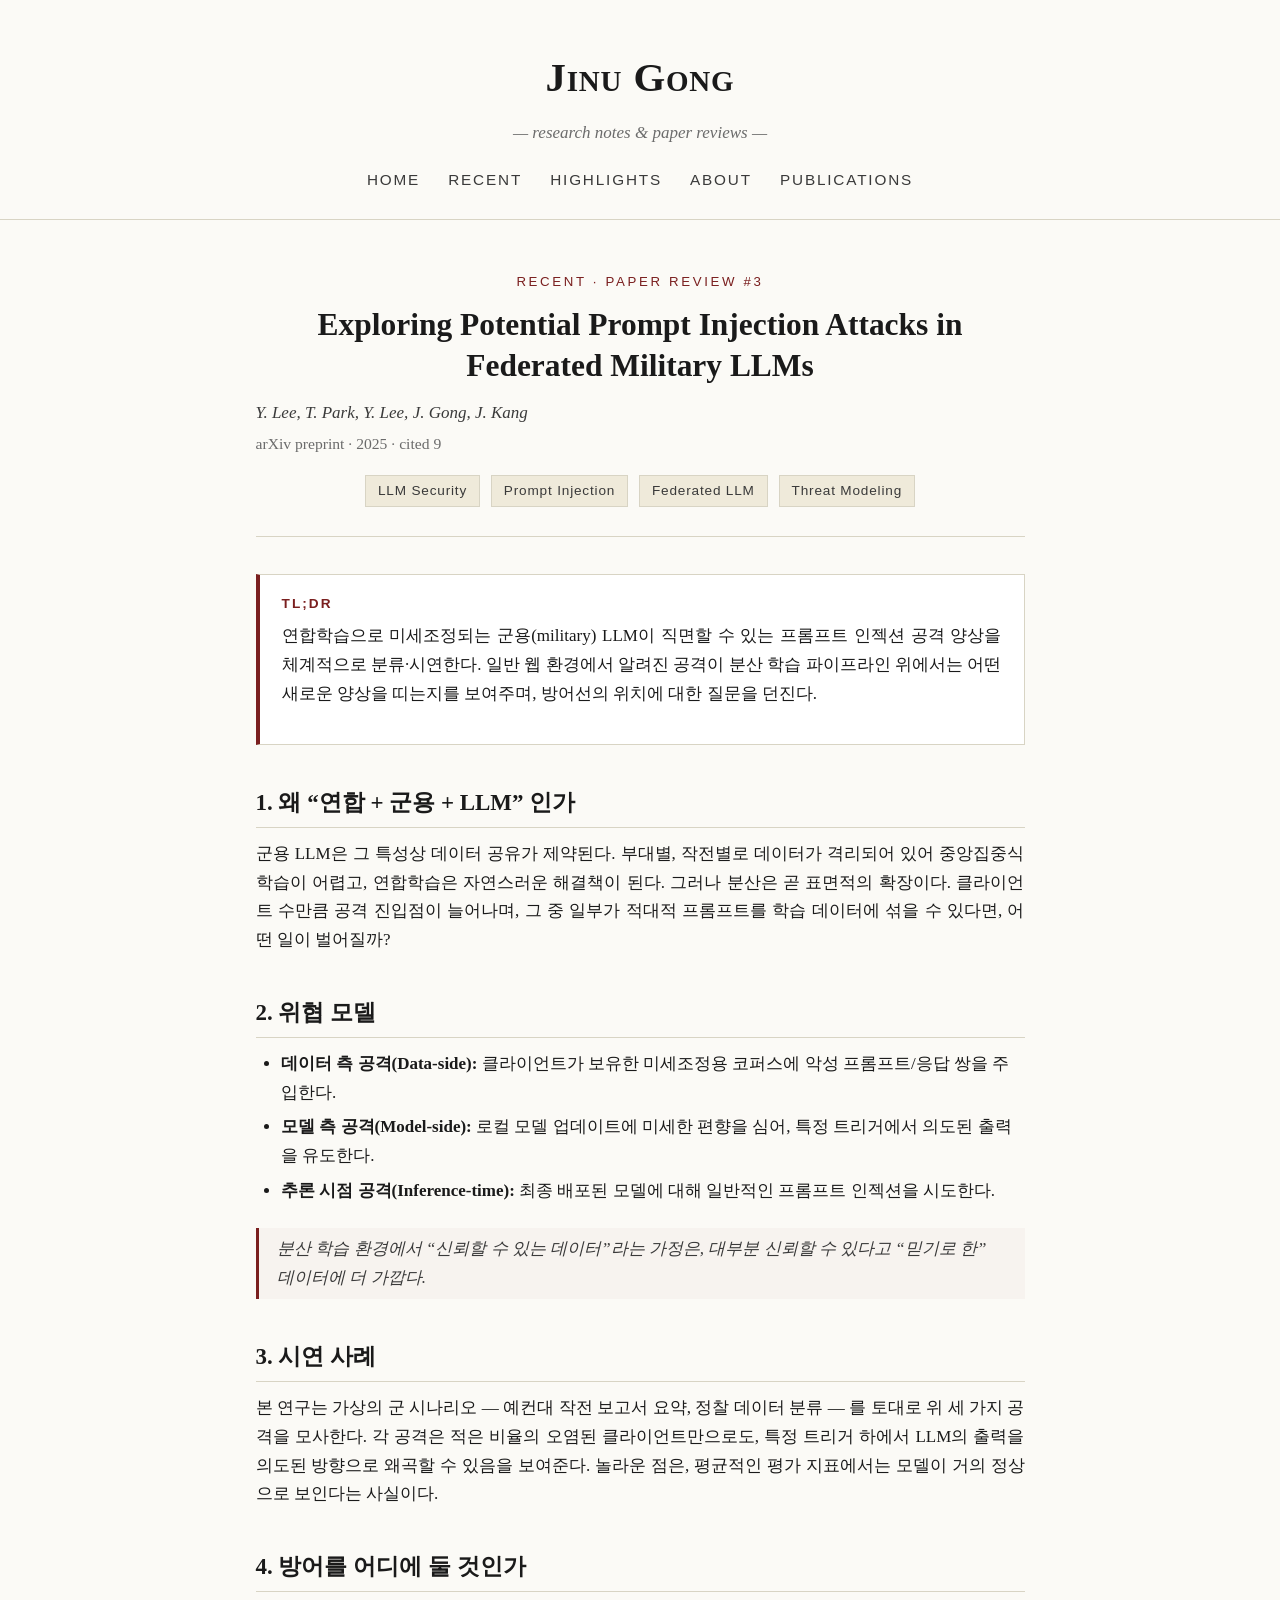
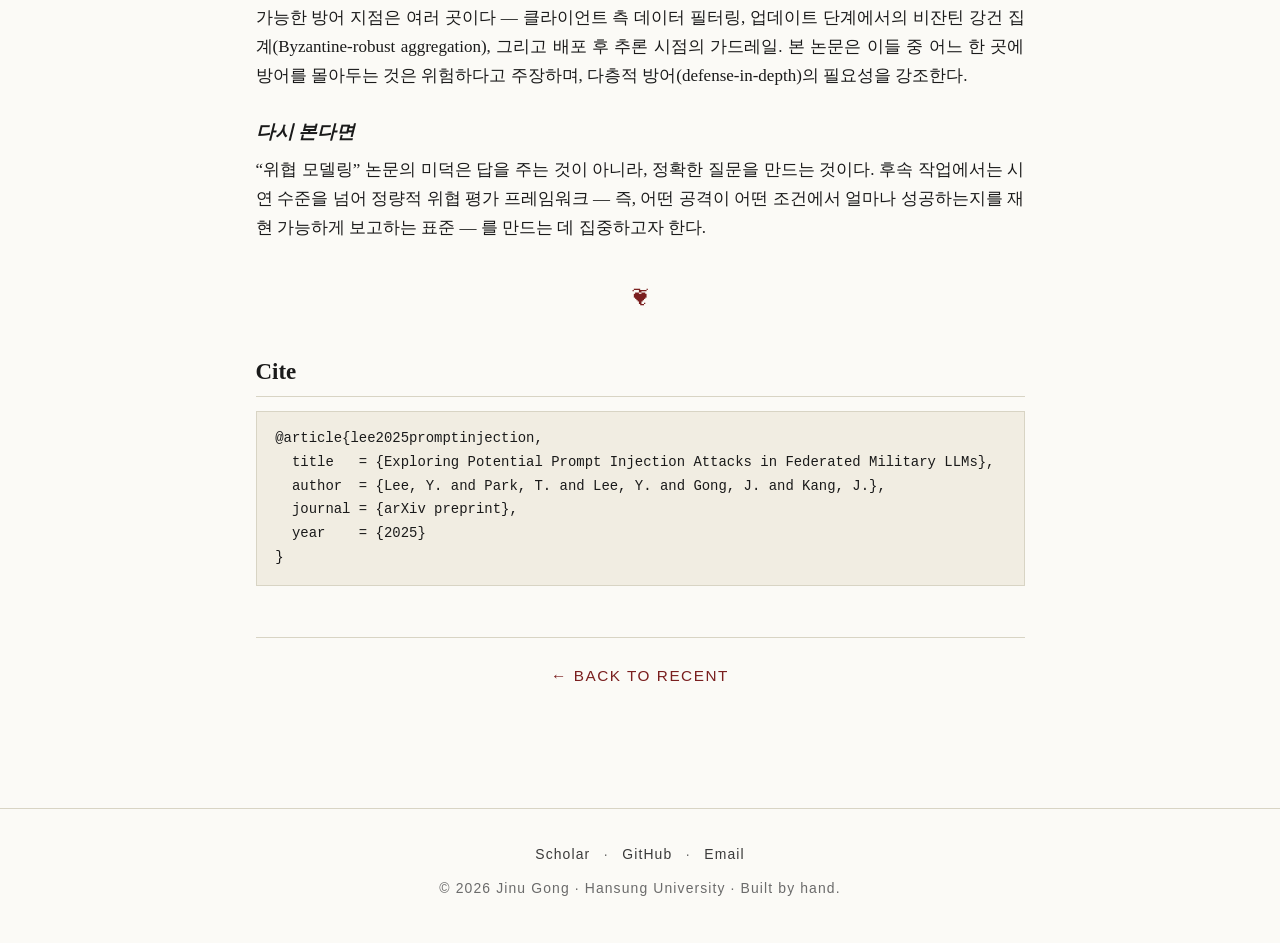
<file: papers/recent-3.html>
<!DOCTYPE html>
<html lang="ko">
<head>
  <meta charset="UTF-8" />
  <meta name="viewport" content="width=device-width, initial-scale=1.0" />
  <title>Prompt Injection Attacks in Federated Military LLMs — Jinu Gong</title>
  <link rel="stylesheet" href="../assets/style.css" />
</head>
<body>

  <header class="site-header">
    <div class="container">
      <h1 class="site-title"><a href="../index.html">Jinu Gong</a></h1>
      <p class="site-subtitle">— research notes &amp; paper reviews —</p>
      <nav class="site-nav">
        <a href="../index.html">Home</a>
        <a href="../recent.html">Recent</a>
        <a href="../highlights.html">Highlights</a>
        <a href="../about.html">About</a>
        <a href="../archive.html">Publications</a>
      </nav>
    </div>
  </header>

  <main class="container">
    <article class="review">
      <header class="review-head">
        <div class="kicker">Recent · Paper Review #3</div>
        <h1>Exploring Potential Prompt Injection Attacks in Federated Military LLMs</h1>
        <p class="authors">Y. Lee, T. Park, Y. Lee, <em>J. Gong</em>, J. Kang</p>
        <p class="venue">arXiv preprint · 2025 · cited 9</p>
        <div class="badges">
          <span>LLM Security</span>
          <span>Prompt Injection</span>
          <span>Federated LLM</span>
          <span>Threat Modeling</span>
        </div>
      </header>

      <div class="review-tldr">
        <strong>TL;DR</strong>
        <p>
          연합학습으로 미세조정되는 군용(military) LLM이 직면할 수 있는
          프롬프트 인젝션 공격 양상을 체계적으로 분류·시연한다. 일반
          웹 환경에서 알려진 공격이 분산 학습 파이프라인 위에서는
          어떤 새로운 양상을 띠는지를 보여주며, 방어선의 위치에 대한
          질문을 던진다.
        </p>
      </div>

      <h2>1. 왜 “연합 + 군용 + LLM” 인가</h2>
      <p>
        군용 LLM은 그 특성상 데이터 공유가 제약된다. 부대별, 작전별로
        데이터가 격리되어 있어 중앙집중식 학습이 어렵고, 연합학습은
        자연스러운 해결책이 된다. 그러나 분산은 곧 표면적의 확장이다.
        클라이언트 수만큼 공격 진입점이 늘어나며, 그 중 일부가 적대적
        프롬프트를 학습 데이터에 섞을 수 있다면, 어떤 일이 벌어질까?
      </p>

      <h2>2. 위협 모델</h2>
      <ul>
        <li><strong>데이터 측 공격(Data-side):</strong> 클라이언트가 보유한 미세조정용 코퍼스에 악성 프롬프트/응답 쌍을 주입한다.</li>
        <li><strong>모델 측 공격(Model-side):</strong> 로컬 모델 업데이트에 미세한 편향을 심어, 특정 트리거에서 의도된 출력을 유도한다.</li>
        <li><strong>추론 시점 공격(Inference-time):</strong> 최종 배포된 모델에 대해 일반적인 프롬프트 인젝션을 시도한다.</li>
      </ul>

      <blockquote>
        분산 학습 환경에서 “신뢰할 수 있는 데이터”라는 가정은,
        대부분 신뢰할 수 있다고 “믿기로 한” 데이터에 더 가깝다.
      </blockquote>

      <h2>3. 시연 사례</h2>
      <p>
        본 연구는 가상의 군 시나리오 — 예컨대 작전 보고서 요약,
        정찰 데이터 분류 — 를 토대로 위 세 가지 공격을 모사한다.
        각 공격은 적은 비율의 오염된 클라이언트만으로도, 특정 트리거
        하에서 LLM의 출력을 의도된 방향으로 왜곡할 수 있음을 보여준다.
        놀라운 점은, 평균적인 평가 지표에서는 모델이 거의 정상으로
        보인다는 사실이다.
      </p>

      <h2>4. 방어를 어디에 둘 것인가</h2>
      <p>
        가능한 방어 지점은 여러 곳이다 — 클라이언트 측 데이터 필터링,
        업데이트 단계에서의 비잔틴 강건 집계(Byzantine-robust aggregation),
        그리고 배포 후 추론 시점의 가드레일. 본 논문은 이들 중 어느
        한 곳에 방어를 몰아두는 것은 위험하다고 주장하며, 다층적
        방어(defense-in-depth)의 필요성을 강조한다.
      </p>

      <h3>다시 본다면</h3>
      <p>
        “위협 모델링” 논문의 미덕은 답을 주는 것이 아니라, 정확한
        질문을 만드는 것이다. 후속 작업에서는 시연 수준을 넘어
        정량적 위협 평가 프레임워크 — 즉, 어떤 공격이 어떤 조건에서
        얼마나 성공하는지를 재현 가능하게 보고하는 표준 — 를 만드는 데
        집중하고자 한다.
      </p>

      <hr />

      <h2>Cite</h2>
      <div class="bibtex">@article{lee2025promptinjection,
  title   = {Exploring Potential Prompt Injection Attacks in Federated Military LLMs},
  author  = {Lee, Y. and Park, T. and Lee, Y. and Gong, J. and Kang, J.},
  journal = {arXiv preprint},
  year    = {2025}
}</div>

      <div class="review-footer">
        <a href="../recent.html">← Back to Recent</a>
      </div>
    </article>
  </main>

  <footer class="site-footer">
    <div class="container">
      <div class="social">
        <a href="https://scholar.google.com/citations?user=gPl6uq4AAAAJ" target="_blank" rel="noopener">Scholar</a> ·
        <a href="https://github.com/hsprofgong-sudo">GitHub</a> ·
        <a href="mailto:hsprof.gong@gmail.com">Email</a>
      </div>
      <div>© 2026 Jinu Gong · Hansung University · Built by hand.</div>
    </div>
  </footer>

</body>
</html>
</file>
<file: assets/style.css>
/* ===== Academic / Classic Researcher Homepage Theme ===== */

:root {
  --bg: #fbfaf6;
  --paper: #ffffff;
  --ink: #1a1a1a;
  --ink-soft: #3a3a3a;
  --muted: #6b6b6b;
  --rule: #d8d4c4;
  --accent: #7a1f1f;
  --accent-soft: #9a3a3a;
  --code-bg: #f1ede2;
  --tag-bg: #efeada;
  --max-width: 820px;
}

* { box-sizing: border-box; }

html {
  font-size: 17px;
  scroll-behavior: smooth;
}

body {
  margin: 0;
  background: var(--bg);
  color: var(--ink);
  font-family: "Iowan Old Style", "Palatino Linotype", "Book Antiqua", Palatino, Georgia, "Times New Roman", serif;
  line-height: 1.7;
  -webkit-font-smoothing: antialiased;
  text-rendering: optimizeLegibility;
}

a {
  color: var(--accent);
  text-decoration: none;
  border-bottom: 1px solid transparent;
  transition: border-color 0.15s ease, color 0.15s ease;
}

a:hover {
  color: var(--accent-soft);
  border-bottom-color: var(--accent-soft);
}

/* ===== Layout ===== */

.container {
  max-width: var(--max-width);
  margin: 0 auto;
  padding: 0 1.5rem;
}

header.site-header {
  border-bottom: 1px solid var(--rule);
  padding: 2.5rem 0 1.4rem;
  margin-bottom: 2.5rem;
  text-align: center;
}

header.site-header .site-title {
  font-size: 2.4rem;
  font-weight: 700;
  letter-spacing: 0.02em;
  margin: 0;
  font-variant: small-caps;
}

header.site-header .site-title a {
  color: var(--ink);
  border-bottom: none;
}

header.site-header .site-subtitle {
  font-style: italic;
  color: var(--muted);
  margin: 0.4rem 0 1.1rem;
  font-size: 1rem;
}

nav.site-nav {
  margin-top: 0.5rem;
}

nav.site-nav a {
  margin: 0 0.7rem;
  font-size: 0.9rem;
  color: var(--ink-soft);
  text-transform: uppercase;
  letter-spacing: 0.12em;
  font-family: "Optima", "Gill Sans", "Trebuchet MS", sans-serif;
}

nav.site-nav a.active,
nav.site-nav a:hover {
  color: var(--accent);
  border-bottom-color: var(--accent);
}

/* ===== Profile / Hero ===== */

.profile {
  display: grid;
  grid-template-columns: 140px 1fr;
  gap: 2rem;
  align-items: start;
  padding-bottom: 2.5rem;
  margin-bottom: 2.5rem;
  border-bottom: 1px double var(--rule);
}

.profile .avatar {
  width: 140px;
  height: 140px;
  border-radius: 50%;
  background: linear-gradient(135deg, #efeada 0%, #d8d4c4 100%);
  display: flex;
  align-items: center;
  justify-content: center;
  font-family: "Iowan Old Style", Georgia, serif;
  font-size: 3.4rem;
  color: var(--accent);
  font-weight: 700;
  border: 1px solid var(--rule);
  font-variant: small-caps;
  letter-spacing: -0.02em;
}

.profile h1 {
  margin: 0 0 0.2rem;
  font-size: 2rem;
  font-weight: 700;
}

.profile .role {
  font-style: italic;
  color: var(--muted);
  margin: 0 0 0.8rem;
  font-size: 1.05rem;
}

.profile .bio {
  margin: 0 0 1rem;
  color: var(--ink-soft);
}

.profile .links a {
  margin-right: 0.9rem;
  font-size: 0.92rem;
  font-family: "Optima", "Gill Sans", sans-serif;
  letter-spacing: 0.05em;
}

/* ===== Section title ===== */

.section-title {
  font-size: 0.95rem;
  text-transform: uppercase;
  letter-spacing: 0.22em;
  color: var(--muted);
  border-bottom: 1px solid var(--rule);
  padding-bottom: 0.4rem;
  margin: 2.5rem 0 1.4rem;
  font-family: "Optima", "Gill Sans", sans-serif;
  text-align: center;
}

.section-title::before,
.section-title::after {
  content: "❦";
  color: var(--accent);
  font-size: 0.85rem;
  margin: 0 0.7rem;
  opacity: 0.7;
}

/* ===== Research interest pills ===== */

.interests {
  text-align: center;
  margin-bottom: 1rem;
}

.interests .pill {
  display: inline-block;
  padding: 0.25rem 0.8rem;
  margin: 0.2rem;
  background: var(--tag-bg);
  border: 1px solid var(--rule);
  font-family: "Optima", "Gill Sans", sans-serif;
  font-size: 0.85rem;
  letter-spacing: 0.05em;
  color: var(--ink-soft);
  border-radius: 2px;
}

/* ===== Paper list ===== */

.paper-list {
  list-style: none;
  padding: 0;
  margin: 0;
}

.paper-list li {
  padding: 1.4rem 0;
  border-bottom: 1px solid var(--rule);
}

.paper-list li:last-child {
  border-bottom: none;
}

.paper-meta {
  font-size: 0.82rem;
  color: var(--muted);
  letter-spacing: 0.08em;
  text-transform: uppercase;
  font-family: "Optima", "Gill Sans", sans-serif;
  margin-bottom: 0.3rem;
  display: flex;
  justify-content: space-between;
  flex-wrap: wrap;
  gap: 0.5rem;
}

.paper-meta .citations {
  color: var(--accent);
  font-weight: 600;
}

.paper-title {
  font-size: 1.25rem;
  margin: 0.2rem 0 0.4rem;
  font-weight: 600;
  line-height: 1.35;
}

.paper-title a {
  color: var(--ink);
  border-bottom: none;
}

.paper-title a:hover {
  color: var(--accent);
}

.paper-authors {
  font-style: italic;
  color: var(--ink-soft);
  margin: 0.1rem 0 0.4rem;
  font-size: 0.95rem;
}

.paper-authors em {
  font-style: normal;
  font-weight: 700;
  color: var(--ink);
  text-decoration: underline;
  text-decoration-color: var(--accent);
  text-underline-offset: 3px;
}

.paper-venue {
  color: var(--muted);
  font-size: 0.92rem;
  margin: 0 0 0.5rem;
}

.paper-summary {
  color: var(--ink-soft);
  margin: 0.5rem 0 0;
  font-size: 0.98rem;
}

.paper-actions {
  margin-top: 0.6rem;
  font-family: "Optima", "Gill Sans", sans-serif;
  font-size: 0.85rem;
  letter-spacing: 0.06em;
}

.paper-actions a {
  margin-right: 1.1rem;
}

/* ===== Review / paper page ===== */

article.review {
  padding: 0.5rem 0 3rem;
}

article.review header.review-head {
  text-align: center;
  margin-bottom: 2.2rem;
  padding-bottom: 1.5rem;
  border-bottom: 1px solid var(--rule);
}

article.review header.review-head .kicker {
  font-family: "Optima", "Gill Sans", sans-serif;
  text-transform: uppercase;
  letter-spacing: 0.2em;
  font-size: 0.78rem;
  color: var(--accent);
  margin-bottom: 0.7rem;
}

article.review header.review-head h1 {
  font-size: 1.85rem;
  line-height: 1.3;
  margin: 0 0 0.7rem;
  font-weight: 700;
}

article.review header.review-head .authors {
  font-style: italic;
  color: var(--ink-soft);
  margin: 0.2rem 0;
}

article.review header.review-head .venue {
  color: var(--muted);
  font-size: 0.92rem;
  margin: 0.2rem 0 0.8rem;
}

article.review header.review-head .badges span {
  display: inline-block;
  padding: 0.2rem 0.7rem;
  margin: 0.2rem;
  background: var(--tag-bg);
  border: 1px solid var(--rule);
  font-family: "Optima", "Gill Sans", sans-serif;
  font-size: 0.8rem;
  letter-spacing: 0.06em;
  color: var(--ink-soft);
}

article.review h2 {
  font-size: 1.35rem;
  margin: 2.2rem 0 0.7rem;
  border-bottom: 1px solid var(--rule);
  padding-bottom: 0.3rem;
}

article.review h3 {
  font-size: 1.1rem;
  margin: 1.5rem 0 0.5rem;
  font-style: italic;
}

article.review p {
  margin: 0 0 1.1rem;
  text-align: justify;
  hyphens: auto;
}

article.review blockquote {
  border-left: 3px solid var(--accent);
  margin: 1.3rem 0;
  padding: 0.4rem 1.1rem;
  color: var(--ink-soft);
  font-style: italic;
  background: rgba(122, 31, 31, 0.03);
}

article.review code {
  font-family: "SF Mono", "Menlo", Consolas, monospace;
  background: var(--code-bg);
  padding: 0.1rem 0.3rem;
  border-radius: 3px;
  font-size: 0.9em;
}

article.review pre {
  background: var(--code-bg);
  border: 1px solid var(--rule);
  border-radius: 4px;
  padding: 0.9rem 1.1rem;
  overflow-x: auto;
  font-size: 0.88rem;
}

article.review pre code {
  background: transparent;
  padding: 0;
}

article.review ul, article.review ol {
  margin: 0 0 1.1rem;
  padding-left: 1.5rem;
}

article.review li {
  margin-bottom: 0.35rem;
}

article.review hr {
  border: none;
  text-align: center;
  margin: 2.2rem 0;
}

article.review hr::after {
  content: "❦";
  color: var(--accent);
  font-size: 1.2rem;
}

.review-tldr {
  background: var(--paper);
  border: 1px solid var(--rule);
  border-left: 4px solid var(--accent);
  padding: 1rem 1.3rem;
  margin: 1.5rem 0 2rem;
}

.review-tldr strong {
  display: block;
  font-family: "Optima", "Gill Sans", sans-serif;
  text-transform: uppercase;
  letter-spacing: 0.15em;
  font-size: 0.8rem;
  color: var(--accent);
  margin-bottom: 0.4rem;
}

.review-tldr p {
  margin: 0;
  text-align: left;
}

.bibtex {
  background: var(--code-bg);
  border: 1px solid var(--rule);
  padding: 0.9rem 1.1rem;
  font-family: "SF Mono", "Menlo", Consolas, monospace;
  font-size: 0.82rem;
  white-space: pre-wrap;
  overflow-x: auto;
  margin-top: 0.8rem;
}

.review-footer {
  margin-top: 3rem;
  padding-top: 1.5rem;
  border-top: 1px solid var(--rule);
  text-align: center;
  font-family: "Optima", "Gill Sans", sans-serif;
  font-size: 0.9rem;
  letter-spacing: 0.1em;
  text-transform: uppercase;
}

/* ===== About page ===== */

.about-page h1 {
  font-size: 2rem;
  text-align: center;
  margin-bottom: 0.3rem;
}

.about-page .lead {
  text-align: center;
  font-style: italic;
  color: var(--muted);
  margin-bottom: 2.5rem;
}

.about-grid {
  display: grid;
  grid-template-columns: 1fr;
  gap: 1.3rem;
  margin-top: 1.5rem;
}

.about-card {
  border: 1px solid var(--rule);
  padding: 1.2rem 1.5rem;
  background: var(--paper);
}

.about-card h3 {
  margin: 0 0 0.6rem;
  font-size: 1.05rem;
  font-variant: small-caps;
  letter-spacing: 0.08em;
  color: var(--accent);
}

.about-card p, .about-card ul {
  margin: 0;
  color: var(--ink-soft);
  font-size: 0.97rem;
}

.about-card ul {
  padding-left: 1.2rem;
}

/* ===== Footer ===== */

footer.site-footer {
  margin-top: 4rem;
  padding: 2rem 0 2.5rem;
  border-top: 1px solid var(--rule);
  text-align: center;
  color: var(--muted);
  font-size: 0.82rem;
  font-family: "Optima", "Gill Sans", sans-serif;
  letter-spacing: 0.08em;
}

footer.site-footer .social {
  margin-bottom: 0.6rem;
}

footer.site-footer .social a {
  margin: 0 0.5rem;
  color: var(--ink-soft);
}

/* ===== Responsive ===== */

@media (max-width: 640px) {
  html { font-size: 16px; }
  header.site-header .site-title { font-size: 1.9rem; }
  .profile { grid-template-columns: 1fr; text-align: center; gap: 1.2rem; }
  .profile .avatar { margin: 0 auto; width: 110px; height: 110px; font-size: 2.6rem; }
  article.review header.review-head h1 { font-size: 1.5rem; }
  nav.site-nav a { margin: 0 0.4rem; font-size: 0.8rem; }
  .paper-meta { flex-direction: column; gap: 0.1rem; }
}
</file>
